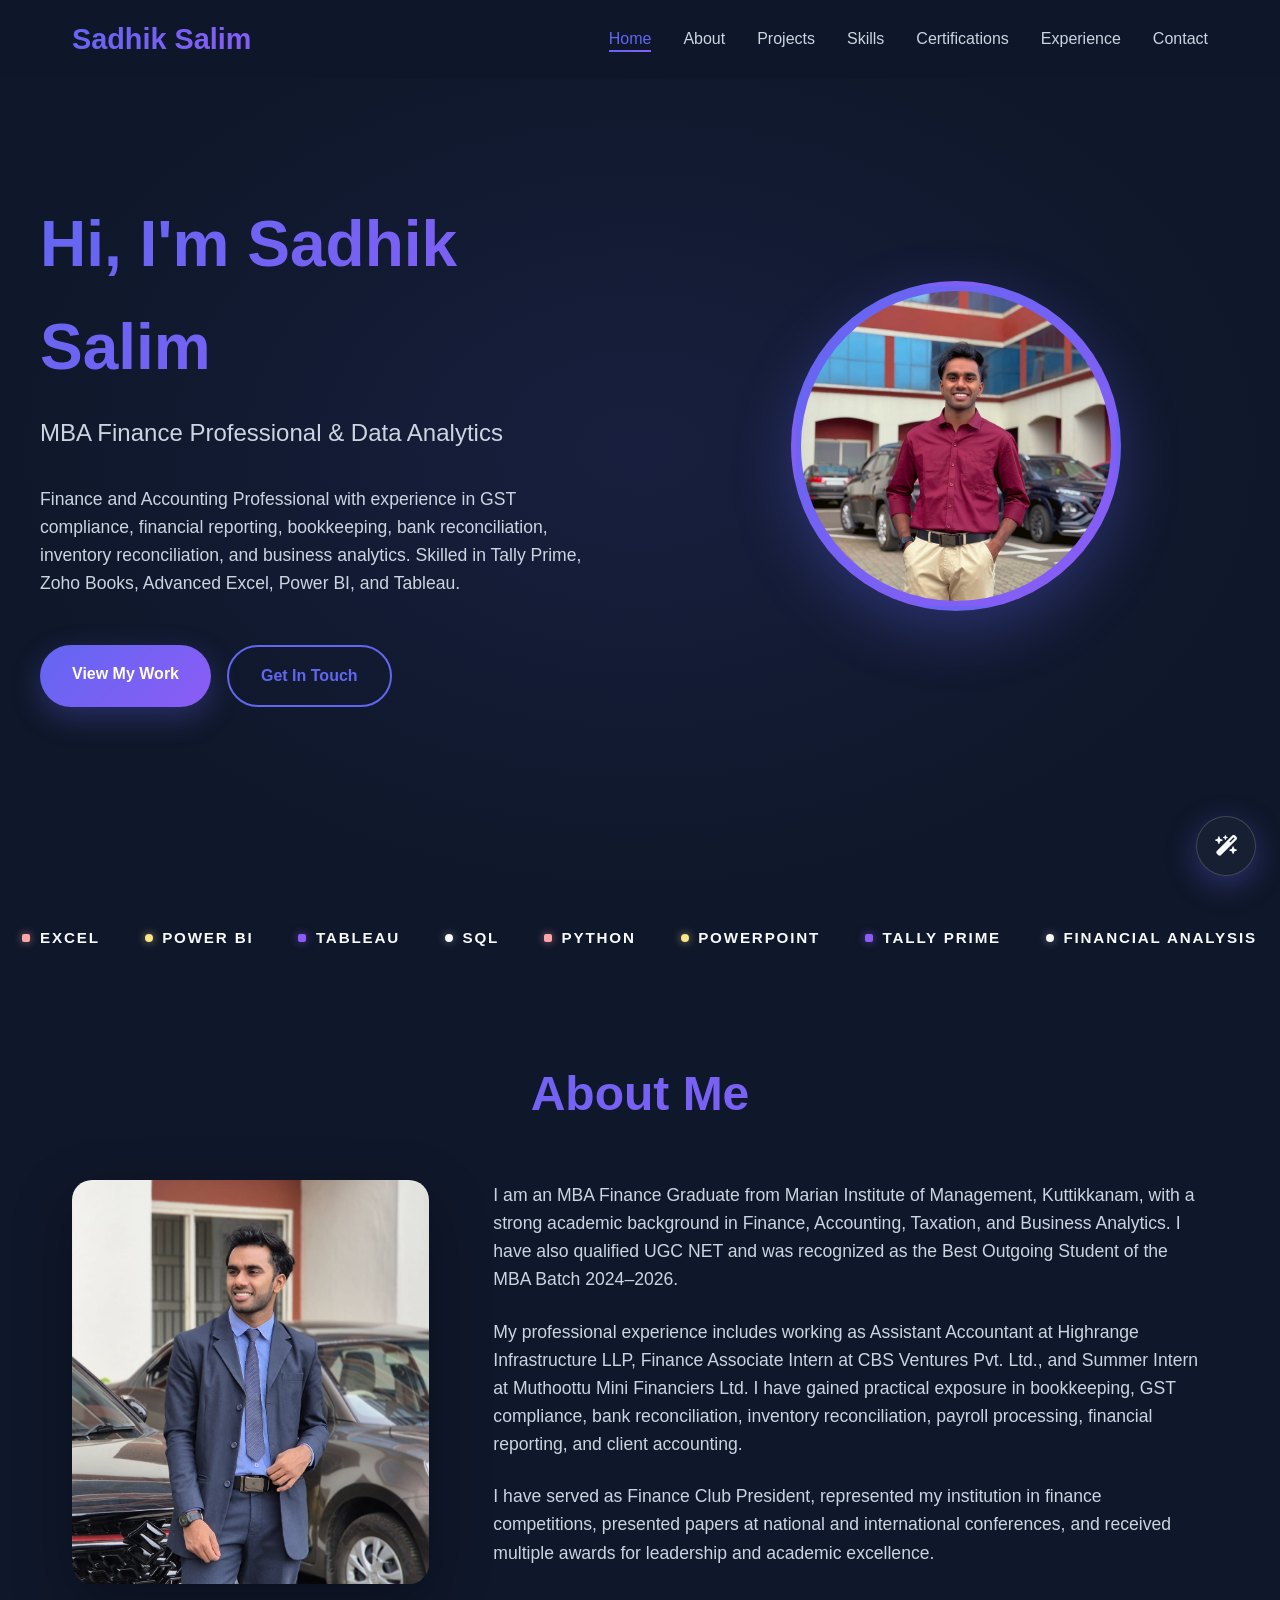
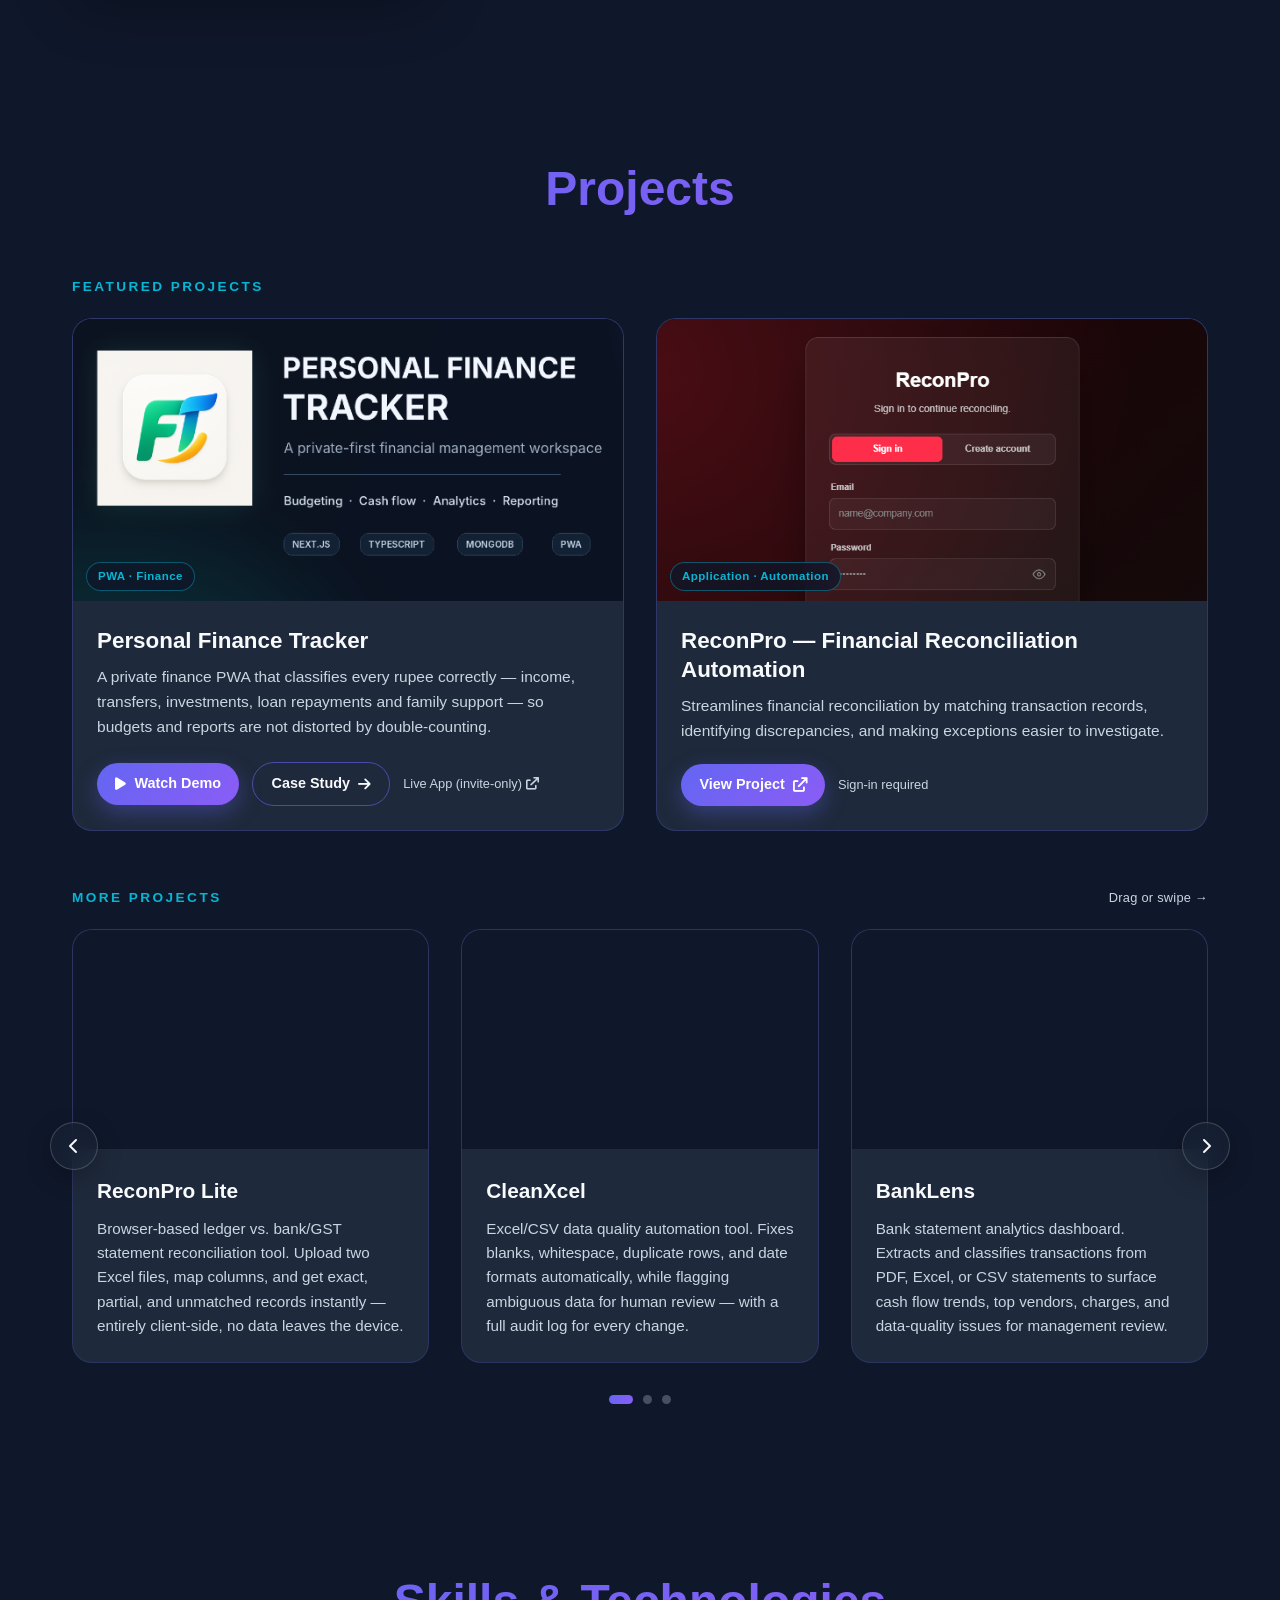
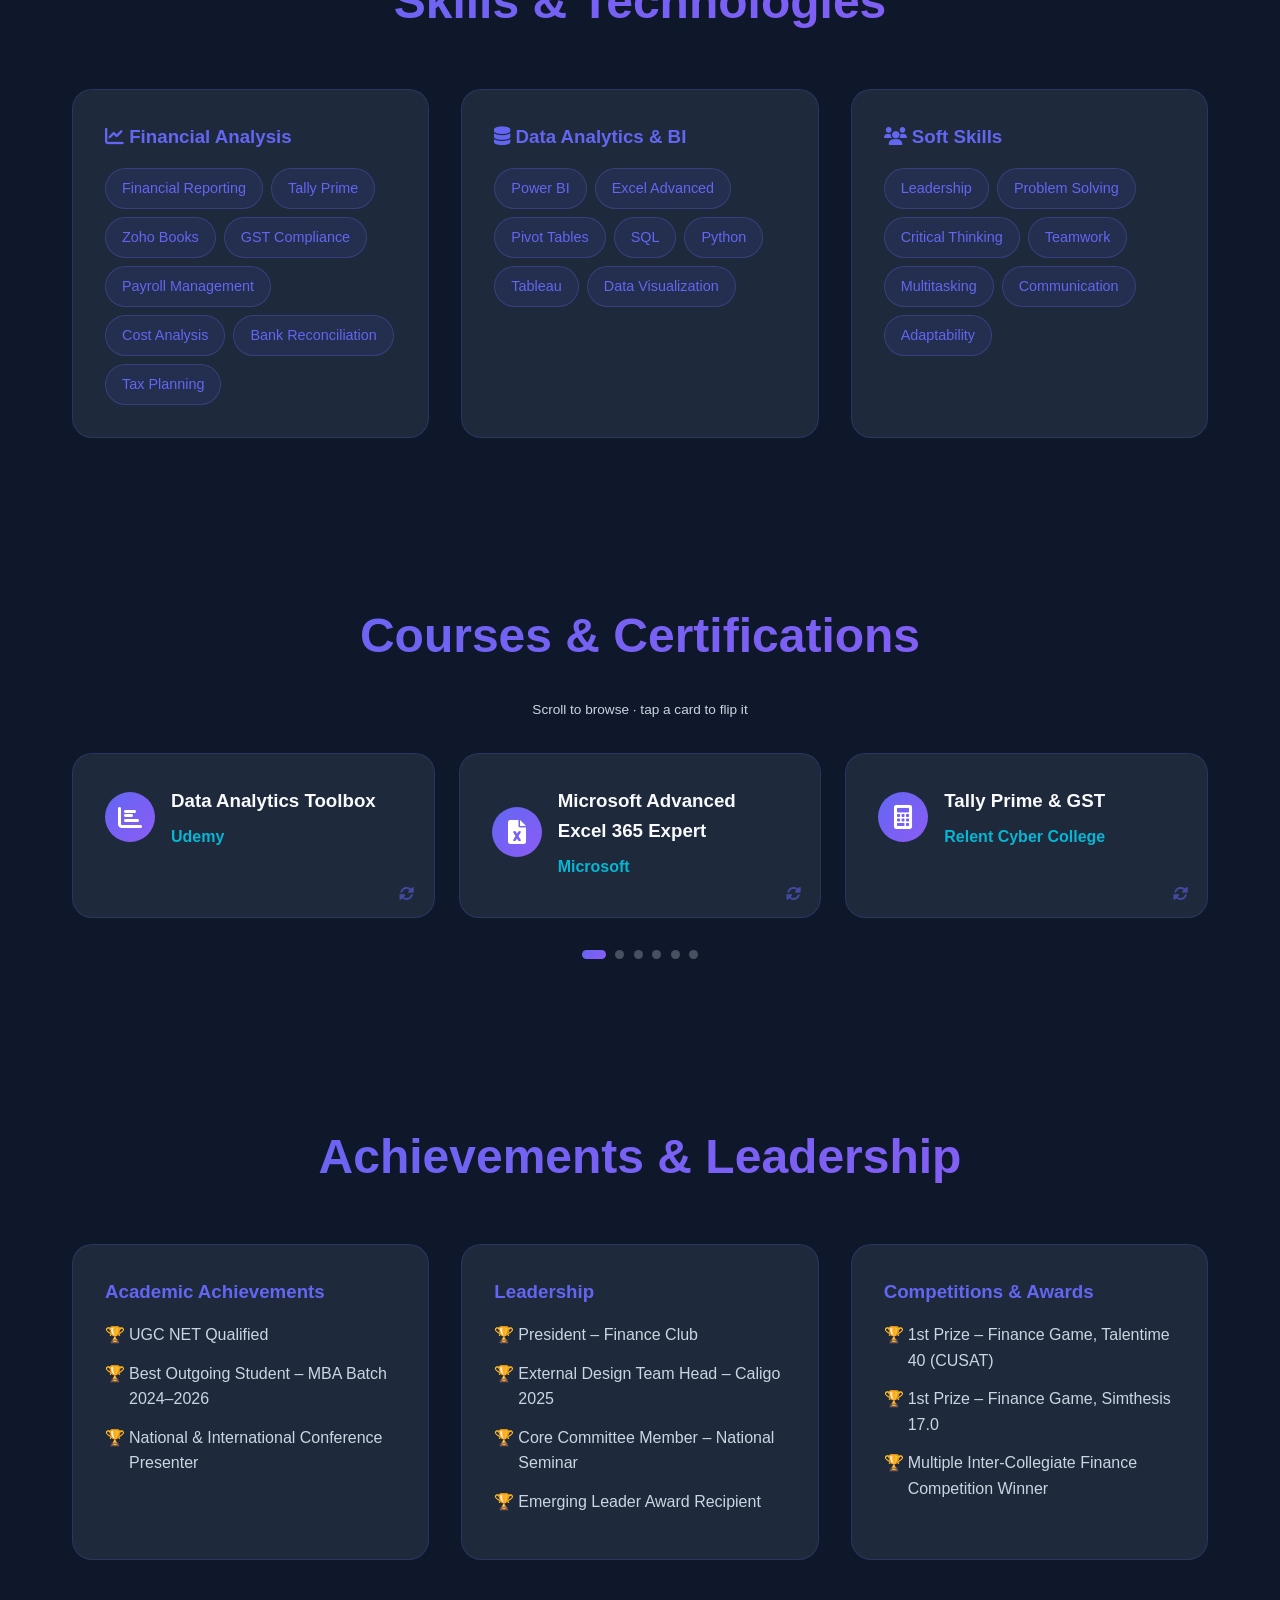
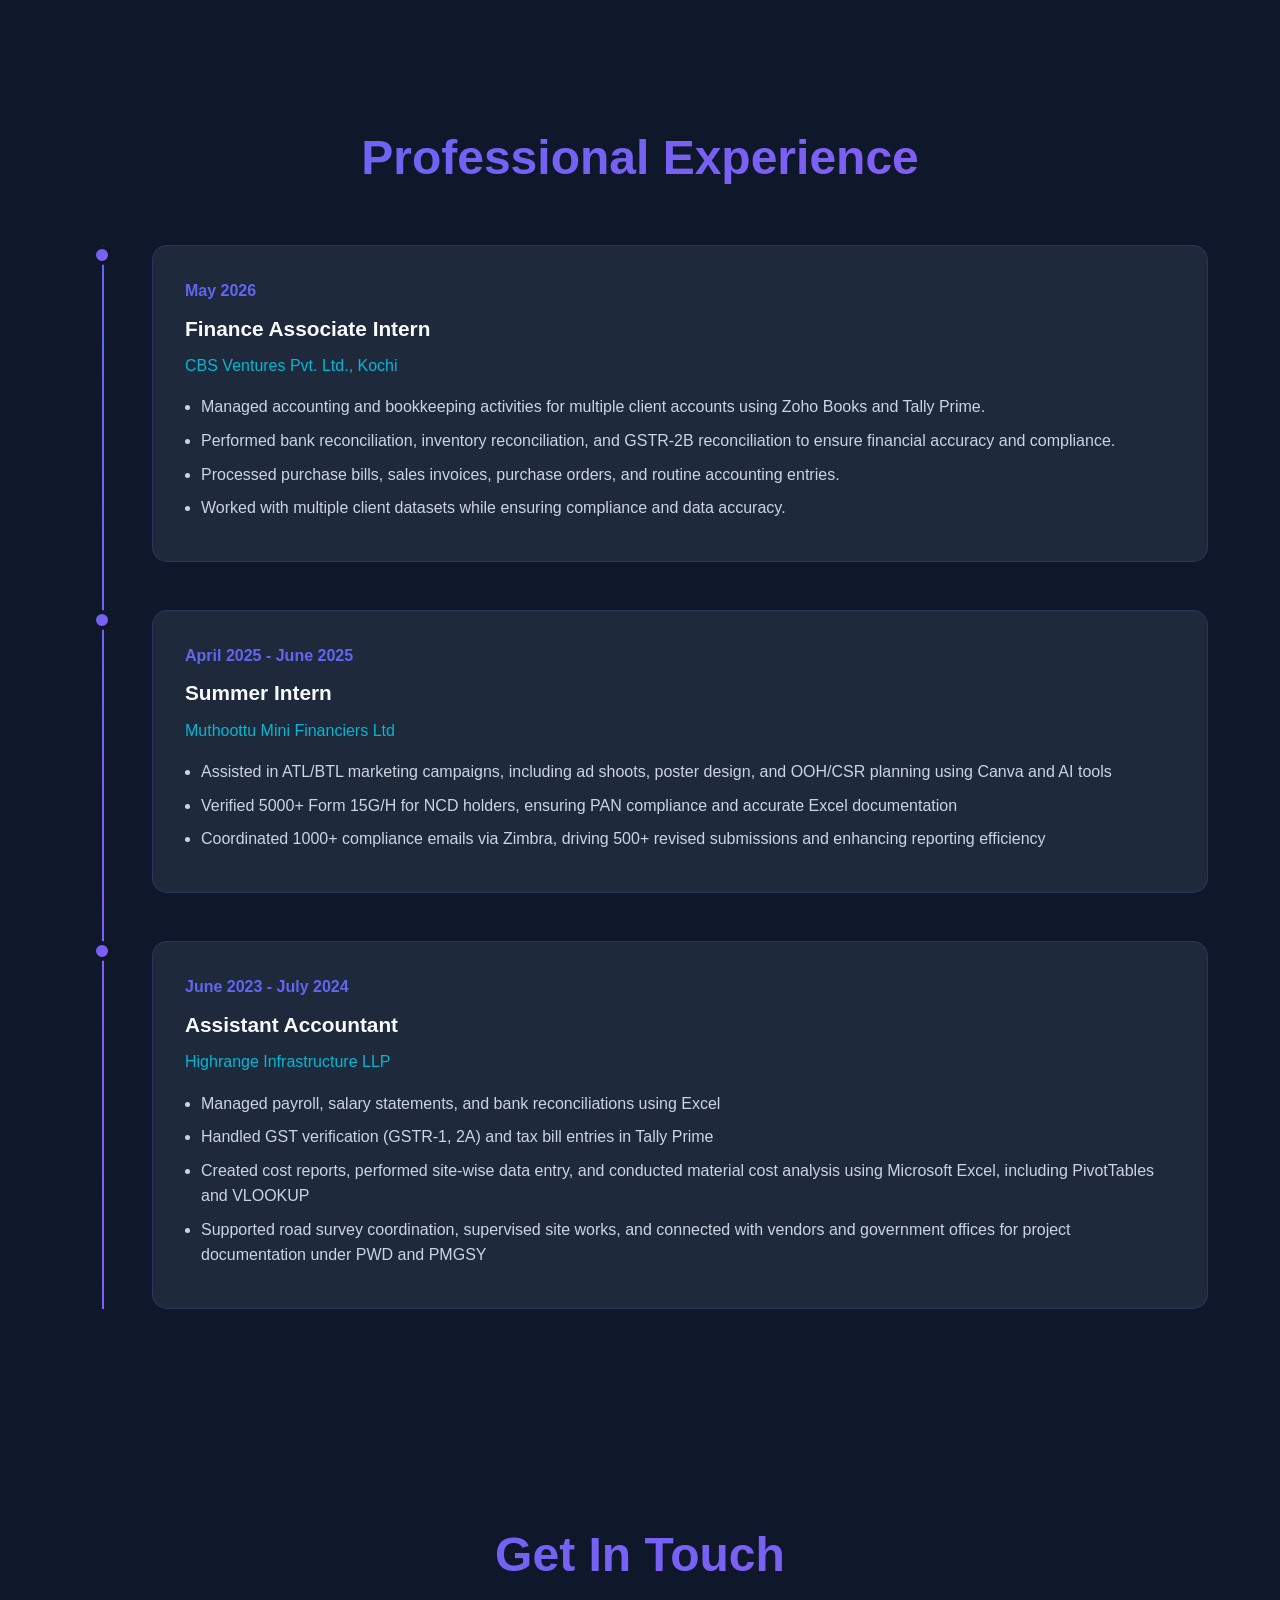
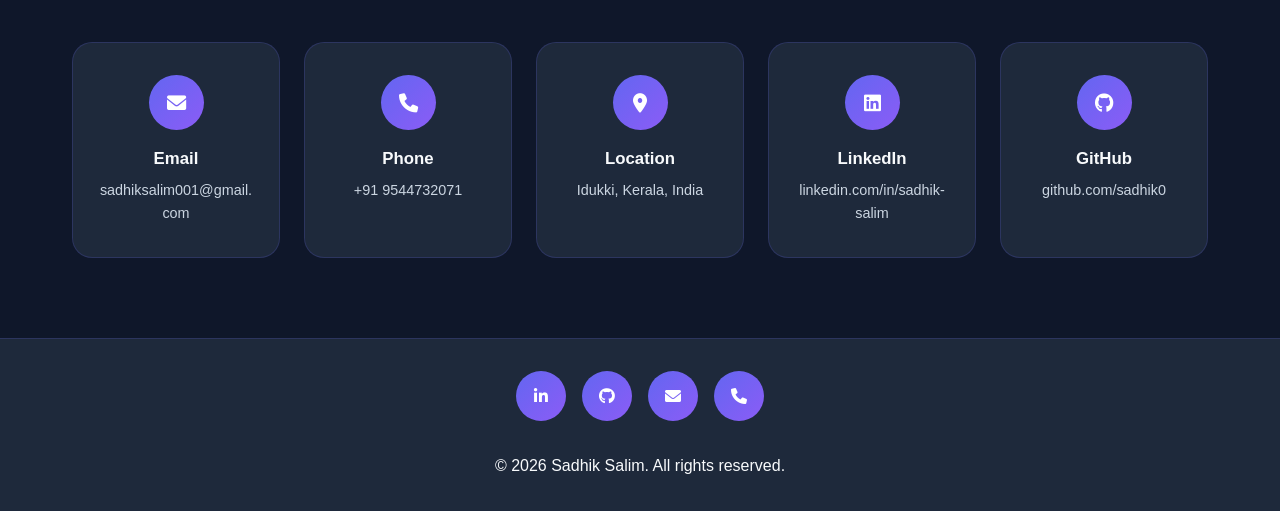
<file: index.html>
<!DOCTYPE html>
<html lang="en">
<head>
    <meta charset="UTF-8">
    <meta name="viewport" content="width=device-width, initial-scale=1.0">
    <link rel="icon" type="image/png" sizes="16x16" href="./favicon.png">
    <title>Sadhik Salim | MBA Finance & Data Analytics Portfolio</title>
    <meta name="description" content="MBA Finance graduate skilled in Excel, Power BI, SQL, Python, Tally Prime & GST. Explore projects, certifications, and experience in finance analytics.">
    <link rel="canonical" href="https://sadhik0.github.io/sadhik/">

    <!-- Open Graph / social sharing preview -->
    <meta property="og:type" content="profile">
    <meta property="og:title" content="Sadhik Salim | MBA Finance & Data Analytics Portfolio">
    <meta property="og:description" content="MBA Finance graduate skilled in Excel, Power BI, SQL, Python, Tally Prime & GST. Explore projects, certifications, and experience in finance analytics.">
    <meta property="og:url" content="https://sadhik0.github.io/sadhik/">
    <meta property="og:image" content="https://sadhik0.github.io/sadhik/sadhik-profile.jpg.jpeg">
    <meta name="twitter:card" content="summary_large_image">
    <meta name="twitter:title" content="Sadhik Salim | MBA Finance & Data Analytics Portfolio">
    <meta name="twitter:description" content="MBA Finance graduate skilled in Excel, Power BI, SQL, Python, Tally Prime & GST. Explore projects, certifications, and experience in finance analytics.">
    <meta name="twitter:image" content="https://sadhik0.github.io/sadhik/sadhik-profile.jpg.jpeg">

    <link href="https://cdnjs.cloudflare.com/ajax/libs/font-awesome/6.0.0/css/all.min.css" rel="stylesheet">
    <link rel="stylesheet" href="style.css">

    <!-- Structured data -->
    <script type="application/ld+json">
    {
      "@context": "https://schema.org",
      "@type": "Person",
      "name": "Sadhik Salim",
      "url": "https://sadhik0.github.io/sadhik/",
      "image": "https://sadhik0.github.io/sadhik/sadhik-profile.jpg.jpeg",
      "jobTitle": "MBA Finance Professional",
      "email": "mailto:sadhiksalim001@gmail.com",
      "telephone": "+91-9544732071",
      "address": {
        "@type": "PostalAddress",
        "addressLocality": "Idukki",
        "addressRegion": "Kerala",
        "addressCountry": "IN"
      },
      "alumniOf": [
        {
          "@type": "CollegeOrUniversity",
          "name": "Marian Institute of Management, Kuttikkanam"
        },
        {
          "@type": "CollegeOrUniversity",
          "name": "Mahatma Gandhi University, Kottayam"
        }
      ],
      "knowsAbout": ["Financial Analysis", "Power BI", "Excel", "SQL", "Python", "Tally Prime", "GST", "Data Analytics"],
      "sameAs": [
        "https://www.linkedin.com/in/sadhik-salim",
        "https://github.com/sadhik0"
      ]
    }
    </script>
</head>
<body>
    <!-- Navigation -->
       <nav class="navbar">
        <div class="nav-container">
            <div class="logo">Sadhik Salim</div>
            <ul class="nav-links" id="nav-links">
                <li><a href="#home" class="active">Home</a></li>
                <li><a href="#about">About</a></li>
                <li><a href="#projects">Projects</a></li>
                <li><a href="#skills">Skills</a></li>
                <li><a href="#certifications">Certifications</a></li>
                <li><a href="#experience">Experience</a></li>
                <li><a href="#contact">Contact</a></li>
            </ul>
            <button class="nav-toggle" id="nav-toggle" aria-label="Open menu" aria-expanded="false" aria-controls="nav-links">
                <span></span>
                <span></span>
                <span></span>
            </button>
        </div>
    </nav>

    <!-- Hero Section -->
    <section id="home" class="hero">
        <div class="hero-container">
            <div class="hero-content">
                <h1>Hi, I'm Sadhik Salim</h1>
                <p class="subtitle">MBA Finance Professional & Data Analytics</p>
                <p>Finance and Accounting Professional with experience in GST compliance, financial reporting, bookkeeping, bank reconciliation, inventory reconciliation, and business analytics. Skilled in Tally Prime, Zoho Books, Advanced Excel, Power BI, and Tableau.</p>
                <div class="hero-buttons">
                    <a href="#experience" class="btn btn-primary">View My Work</a>
                    <a href="#contact" class="btn btn-outline">Get In Touch</a>
                </div>
            </div>
            <div class="hero-image">
                <img src="sadhik-profile.jpeg" alt="Sadhik Salim Profile" class="profile-img">
            </div>
        </div>
    </section>

    <!-- Tools & Expertise Marquee -->
    <div class="marquee-section fade-in">
        <div class="marquee-track">
            <div class="marquee-content">
                <span class="marquee-item"><span class="marquee-marker marker-square accent-1"></span>EXCEL</span>
                <span class="marquee-item"><span class="marquee-marker marker-dot accent-2"></span>POWER BI</span>
                <span class="marquee-item"><span class="marquee-marker marker-square accent-3"></span>TABLEAU</span>
                <span class="marquee-item"><span class="marquee-marker marker-dot accent-4"></span>SQL</span>
                <span class="marquee-item"><span class="marquee-marker marker-square accent-1"></span>PYTHON</span>
                <span class="marquee-item"><span class="marquee-marker marker-dot accent-2"></span>POWERPOINT</span>
                <span class="marquee-item"><span class="marquee-marker marker-square accent-3"></span>TALLY PRIME</span>
                <span class="marquee-item"><span class="marquee-marker marker-dot accent-4"></span>FINANCIAL ANALYSIS</span>
                <span class="marquee-item"><span class="marquee-marker marker-square accent-1"></span>DATA ANALYTICS</span>
                <span class="marquee-item"><span class="marquee-marker marker-dot accent-2"></span>FINANCIAL REPORTING</span>
            </div>
            <div class="marquee-content" aria-hidden="true">
                <span class="marquee-item"><span class="marquee-marker marker-square accent-1"></span>EXCEL</span>
                <span class="marquee-item"><span class="marquee-marker marker-dot accent-2"></span>POWER BI</span>
                <span class="marquee-item"><span class="marquee-marker marker-square accent-3"></span>TABLEAU</span>
                <span class="marquee-item"><span class="marquee-marker marker-dot accent-4"></span>SQL</span>
                <span class="marquee-item"><span class="marquee-marker marker-square accent-1"></span>PYTHON</span>
                <span class="marquee-item"><span class="marquee-marker marker-dot accent-2"></span>POWERPOINT</span>
                <span class="marquee-item"><span class="marquee-marker marker-square accent-3"></span>TALLY PRIME</span>
                <span class="marquee-item"><span class="marquee-marker marker-dot accent-4"></span>FINANCIAL ANALYSIS</span>
                <span class="marquee-item"><span class="marquee-marker marker-square accent-1"></span>DATA ANALYTICS</span>
                <span class="marquee-item"><span class="marquee-marker marker-dot accent-2"></span>FINANCIAL REPORTING</span>
            </div>
        </div>
    </div>

    <!-- About Section -->
    <section id="about" class="section">
        <h2 class="section-title fade-in">About Me</h2>
        <div class="about-content fade-in">
            <div class="about-image">
                <img src="sadhik-about.jpeg" alt="Sadhik Salim About" style="width: 100%; border-radius: 20px; box-shadow: 0 20px 60px rgba(0, 0, 0, 0.3);">
            </div>
            <div class="about-text">
                <p>I am an MBA Finance Graduate from Marian Institute of Management, Kuttikkanam, with a strong academic background in Finance, Accounting, Taxation, and Business Analytics. I have also qualified UGC NET and was recognized as the Best Outgoing Student of the MBA Batch 2024–2026.</p>
                <p>My professional experience includes working as Assistant Accountant at Highrange Infrastructure LLP, Finance Associate Intern at CBS Ventures Pvt. Ltd., and Summer Intern at Muthoottu Mini Financiers Ltd. I have gained practical exposure in bookkeeping, GST compliance, bank reconciliation, inventory reconciliation, payroll processing, financial reporting, and client accounting.</p>
                <p>I have served as Finance Club President, represented my institution in finance competitions, presented papers at national and international conferences, and received multiple awards for leadership and academic excellence.</p>
            </div>
        </div>
    </section>

    <!-- Projects Section -->
    <section id="projects" class="section">
        <h2 class="section-title fade-in">Projects</h2>
        <!-- ============ FEATURED PROJECTS ============
             Two permanent cards, outside the carousel. To add/replace one, see README.md.
             Assets live in assets/projects/<project-name>/ -->
        <div class="featured-projects fade-in">
            <h3 class="projects-subtitle">Featured Projects</h3>
            <div class="featured-grid">

                <!-- Featured 1: Personal Finance Tracker -->
                <article class="featured-card">
                    <a class="featured-media featured-media--logo" href="https://personal-finance-tracker-chi-steel.vercel.app/" target="_blank" rel="noopener" aria-label="Open Personal Finance Tracker live app (invite-only login)">
                        <picture>
                            <source media="(max-width: 640px)" srcset="assets/projects/finance-tracker/logo.png">
                            <img src="assets/projects/finance-tracker/card.png" alt="Personal Finance Tracker &mdash; a private-first financial management workspace" loading="lazy" width="627" height="323">
                        </picture>
                        <span class="project-preview-overlay"><span><i class="fas fa-arrow-up-right-from-square"></i> Visit Site</span></span>
                    </a>
                    <div class="featured-body">
                        <span class="featured-tag">PWA &middot; Finance</span>
                        <h3>Personal Finance Tracker</h3>
                        <p>A private finance PWA that classifies every rupee correctly &mdash; income, transfers, investments, loan repayments and family support &mdash; so budgets and reports are not distorted by double-counting.</p>
                        <div class="featured-actions">
                            <a class="btn-featured btn-primary" href="projects/finance-tracker/#demo"><i class="fas fa-play"></i> Watch Demo</a>
                            <a class="btn-featured btn-outline" href="projects/finance-tracker/">Case Study <i class="fas fa-arrow-right"></i></a>
                            <a class="featured-note" href="https://personal-finance-tracker-chi-steel.vercel.app/" target="_blank" rel="noopener">Live App (invite-only) <i class="fas fa-arrow-up-right-from-square"></i></a>
                        </div>
                    </div>
                </article>

                <!-- Featured 2: ReconPro -->
                <article class="featured-card">
                    <a class="featured-media" href="https://reconpro-frontend.vercel.app/" target="_blank" rel="noopener" aria-label="Open ReconPro">
                        <img src="assets/projects/reconpro/preview.png" alt="ReconPro financial reconciliation automation" loading="lazy">
                        <span class="project-preview-overlay"><span><i class="fas fa-arrow-up-right-from-square"></i> Visit Site</span></span>
                    </a>
                    <div class="featured-body">
                        <span class="featured-tag">Application &middot; Automation</span>
                        <h3>ReconPro &mdash; Financial Reconciliation Automation</h3>
                        <p>Streamlines financial reconciliation by matching transaction records, identifying discrepancies, and making exceptions easier to investigate.</p>
                        <div class="featured-actions">
                            <a class="btn-featured btn-primary" href="https://reconpro-frontend.vercel.app/" target="_blank" rel="noopener">View Project <i class="fas fa-arrow-up-right-from-square"></i></a>
                            <span class="featured-note-text">Sign-in required</span>
                        </div>
                    </div>
                </article>

            </div>
        </div>
        <!-- ============ END FEATURED PROJECTS ============ -->

        <h3 class="projects-subtitle more-projects-title fade-in">More Projects <span class="projects-subtitle-hint">Drag or swipe &rarr;</span></h3>

        <div class="carousel-wrapper fade-in">
            <button class="carousel-arrow carousel-prev" aria-label="Previous project" type="button">
                <i class="fas fa-chevron-left"></i>
            </button>

            <div class="carousel-viewport">
                <div class="carousel-track">

                    <a class="project-card" href="https://sadhik0.github.io/ReconPro-Lite/" target="_blank" rel="noopener">
                        <div class="project-preview">
                            <iframe src="https://sadhik0.github.io/ReconPro-Lite/" loading="lazy" tabindex="-1" title="ReconPro Lite preview"></iframe>
                            <div class="project-preview-overlay">
                                <span><i class="fas fa-arrow-up-right-from-square"></i> Visit Site</span>
                            </div>
                        </div>
                        <div class="project-info">
                            <h3>ReconPro Lite</h3>
                            <p>Browser-based ledger vs. bank/GST statement reconciliation tool. Upload two Excel files, map columns, and get exact, partial, and unmatched records instantly &mdash; entirely client-side, no data leaves the device.</p>
                        </div>
                    </a>

                    <a class="project-card" href="https://sadhik0.github.io/CleanXcel/" target="_blank" rel="noopener">
                        <div class="project-preview">
                            <iframe src="https://sadhik0.github.io/CleanXcel/" loading="lazy" tabindex="-1" title="CleanXcel preview"></iframe>
                            <div class="project-preview-overlay">
                                <span><i class="fas fa-arrow-up-right-from-square"></i> Visit Site</span>
                            </div>
                        </div>
                        <div class="project-info">
                            <h3>CleanXcel</h3>
                            <p>Excel/CSV data quality automation tool. Fixes blanks, whitespace, duplicate rows, and date formats automatically, while flagging ambiguous data for human review &mdash; with a full audit log for every change.</p>
                        </div>
                    </a>

                    <a class="project-card" href="https://sadhik0.github.io/BankLens/" target="_blank" rel="noopener">
                        <div class="project-preview">
                            <iframe src="https://sadhik0.github.io/BankLens/" loading="lazy" tabindex="-1" title="BankLens preview"></iframe>
                            <div class="project-preview-overlay">
                                <span><i class="fas fa-arrow-up-right-from-square"></i> Visit Site</span>
                            </div>
                        </div>
                        <div class="project-info">
                            <h3>BankLens</h3>
                            <p>Bank statement analytics dashboard. Extracts and classifies transactions from PDF, Excel, or CSV statements to surface cash flow trends, top vendors, charges, and data-quality issues for management review.</p>
                        </div>
                    </a>

                    <a class="project-card" href="https://sadhik0.github.io/TaxPilot/#home" target="_blank" rel="noopener">
                        <div class="project-preview">
                            <iframe src="https://sadhik0.github.io/TaxPilot/#home" loading="lazy" tabindex="-1" title="TaxPilot preview"></iframe>
                            <div class="project-preview-overlay">
                                <span><i class="fas fa-arrow-up-right-from-square"></i> Visit Site</span>
                            </div>
                        </div>
                        <div class="project-info">
                            <h3>TaxPilot</h3>
                            <p>Browser-based income tax and GST planning assistant. Walks through tax computation scenarios and liability estimates to help with return preparation and planning &mdash; entirely client-side, no data leaves the device.</p>
                        </div>
                    </a>

                    <a class="project-card" href="https://sadhik0.github.io/FinancialScope/" target="_blank" rel="noopener">
                        <div class="project-preview">
                            <iframe src="https://sadhik0.github.io/FinancialScope/" loading="lazy" tabindex="-1" title="FinancialScope preview"></iframe>
                            <div class="project-preview-overlay">
                                <span><i class="fas fa-arrow-up-right-from-square"></i> Visit Site</span>
                            </div>
                        </div>
                        <div class="project-info">
                            <h3>FinancialScope</h3>
                            <p>Financial statement analysis dashboard. Turns raw financial statements into key ratios and visual summaries to support faster, clearer business and investment decisions.</p>
                        </div>
                    </a>

                </div>
            </div>

            <button class="carousel-arrow carousel-next" aria-label="Next project" type="button">
                <i class="fas fa-chevron-right"></i>
            </button>
        </div>
        <div class="carousel-dots"></div>
    </section>

    <!-- Skills Section -->
    <section id="skills" class="section">
        <h2 class="section-title fade-in">Skills & Technologies</h2>
        <div class="skills-grid fade-in">
            <div class="skill-category">
                <h3><i class="fas fa-chart-line"></i> Financial Analysis</h3>
                <div class="skill-items">
                    <span class="skill-tag">Financial Reporting</span>
                    <span class="skill-tag">Tally Prime</span>
                    <span class="skill-tag">Zoho Books</span>
                    <span class="skill-tag">GST Compliance</span>
                    <span class="skill-tag">Payroll Management</span>
                    <span class="skill-tag">Cost Analysis</span>
                    <span class="skill-tag">Bank Reconciliation</span>
                    <span class="skill-tag">Tax Planning</span>
                </div>
            </div>
            <div class="skill-category">
                <h3><i class="fas fa-database"></i> Data Analytics & BI</h3>
                <div class="skill-items">
                    <span class="skill-tag">Power BI</span>
                    <span class="skill-tag">Excel Advanced</span>
                    <span class="skill-tag">Pivot Tables</span>
                    <span class="skill-tag">SQL</span>
                    <span class="skill-tag">Python</span>
                    <span class="skill-tag">Tableau</span>
                    <span class="skill-tag">Data Visualization</span>
                </div>
            </div>
            <div class="skill-category">
                <h3><i class="fas fa-users"></i> Soft Skills</h3>
                <div class="skill-items">
                    <span class="skill-tag">Leadership</span>
                    <span class="skill-tag">Problem Solving</span>
                    <span class="skill-tag">Critical Thinking</span>
                    <span class="skill-tag">Teamwork</span>
                    <span class="skill-tag">Multitasking</span>
                    <span class="skill-tag">Communication</span>
                    <span class="skill-tag">Adaptability</span>
                </div>
            </div>
        </div>
    </section>

    <!-- Certifications Section -->
    <section id="certifications" class="section">
        <h2 class="section-title fade-in">Courses & Certifications</h2>
        <p class="carousel-hint fade-in">Scroll to browse &middot; tap a card to flip it</p>
        <div class="carousel-wrapper cert-carousel-wrapper fade-in">
            <div class="carousel-viewport">
                <div class="carousel-track">
            <div class="certification-card" tabindex="0">
                <div class="certification-card-inner">
                    <div class="certification-face certification-front">
                        <div class="certification-header">
                            <div class="certification-icon">
                                <i class="fas fa-chart-bar"></i>
                            </div>
                            <div>
                                <h3>Data Analytics Toolbox</h3>
                                <div class="certification-provider">Udemy</div>
                            </div>
                        </div>
                        <i class="fas fa-rotate flip-hint"></i>
                    </div>
                    <div class="certification-face certification-back">
                        <p>Completed hands-on projects using Power BI, Python, Excel, and data visualization tools.</p>
                        <i class="fas fa-rotate flip-hint"></i>
                    </div>
                </div>
            </div>
            <div class="certification-card" tabindex="0">
                <div class="certification-card-inner">
                    <div class="certification-face certification-front">
                        <div class="certification-header">
                            <div class="certification-icon">
                                <i class="fas fa-file-excel"></i>
                            </div>
                            <div>
                                <h3>Microsoft Advanced Excel 365 Expert</h3>
                                <div class="certification-provider">Microsoft</div>
                            </div>
                        </div>
                        <i class="fas fa-rotate flip-hint"></i>
                    </div>
                    <div class="certification-face certification-back">
                        <p>Mastered PivotTables, dashboards, automation, and advanced data functions.</p>
                        <i class="fas fa-rotate flip-hint"></i>
                    </div>
                </div>
            </div>
            <div class="certification-card" tabindex="0">
                <div class="certification-card-inner">
                    <div class="certification-face certification-front">
                        <div class="certification-header">
                            <div class="certification-icon">
                                <i class="fas fa-calculator"></i>
                            </div>
                            <div>
                                <h3>Tally Prime & GST</h3>
                                <div class="certification-provider">Relent Cyber College</div>
                            </div>
                        </div>
                        <i class="fas fa-rotate flip-hint"></i>
                    </div>
                    <div class="certification-face certification-back">
                        <p>Handled GST filing, ledger creation, voucher entry, and financial reporting using Tally.</p>
                        <i class="fas fa-rotate flip-hint"></i>
                    </div>
                </div>
            </div>
            <div class="certification-card" tabindex="0">
                <div class="certification-card-inner">
                    <div class="certification-face certification-front">
                        <div class="certification-header">
                            <div class="certification-icon">
                                <i class="fas fa-chart-pie"></i>
                            </div>
                            <div>
                                <h3>Power BI, Tableau & Python</h3>
                                <div class="certification-provider">The Strategist</div>
                            </div>
                        </div>
                        <i class="fas fa-rotate flip-hint"></i>
                    </div>
                    <div class="certification-face certification-back">
                        <p>Built dashboards, visualized data, and automated reports using Python and BI tools.</p>
                        <i class="fas fa-rotate flip-hint"></i>
                    </div>
                </div>
            </div>
            <div class="certification-card" tabindex="0">
                <div class="certification-card-inner">
                    <div class="certification-face certification-front">
                        <div class="certification-header">
                            <div class="certification-icon">
                                <i class="fas fa-university"></i>
                            </div>
                            <div>
                                <h3>Financial Accounting & Analysis</h3>
                                <div class="certification-provider">IIM Bangalore (NPTEL)</div>
                            </div>
                        </div>
                        <i class="fas fa-rotate flip-hint"></i>
                    </div>
                    <div class="certification-face certification-back">
                        <p>Applied accounting concepts and financial ratios to real-world business cases.</p>
                        <i class="fas fa-rotate flip-hint"></i>
                    </div>
                </div>
            </div>
            <div class="certification-card" tabindex="0">
                <div class="certification-card-inner">
                    <div class="certification-face certification-front">
                        <div class="certification-header">
                            <div class="certification-icon">
                                <i class="fas fa-chart-pie"></i>
                            </div>
                            <div>
                                <h3>Domain Analytics in Finance using R and Power BI</h3>
                                <div class="certification-provider">KPMG</div>
                            </div>
                        </div>
                        <i class="fas fa-rotate flip-hint"></i>
                    </div>
                    <div class="certification-face certification-back">
                        <p>Completed hands-on projects in financial analytics using R and Power BI.</p>
                        <i class="fas fa-rotate flip-hint"></i>
                    </div>
                </div>
            </div>
            <div class="certification-card" tabindex="0">
                <div class="certification-card-inner">
                    <div class="certification-face certification-front">
                        <div class="certification-header">
                            <div class="certification-icon">
                                <i class="fas fa-chart-pie"></i>
                            </div>
                            <div>
                                <h3>Data Analytics Essentials</h3>
                                <div class="certification-provider">Cisco Networking Academy</div>
                            </div>
                        </div>
                        <i class="fas fa-rotate flip-hint"></i>
                    </div>
                    <div class="certification-face certification-back">
                        <p>Applied SQL, Excel, and Tableau across 29 practical labs to perform data preparation, analysis, visualization, and insight generation.</p>
                        <i class="fas fa-rotate flip-hint"></i>
                    </div>
                </div>
            </div>
            <div class="certification-card" tabindex="0">
                <div class="certification-card-inner">
                    <div class="certification-face certification-front">
                        <div class="certification-header">
                            <div class="certification-icon">
                                <i class="fab fa-python"></i>
                            </div>
                            <div>
                                <h3>Python Essentials 1</h3>
                                <div class="certification-provider">Cisco Networking Academy</div>
                            </div>
                        </div>
                        <i class="fas fa-rotate flip-hint"></i>
                    </div>
                    <div class="certification-face certification-back">
                        <p>Developed foundational Python expertise for data-driven analysis and analytical problem-solving.</p>
                        <i class="fas fa-rotate flip-hint"></i>
                    </div>
                </div>
            </div>
                </div>
            </div>
        </div>
        <div class="carousel-dots cert-carousel-dots"></div>
    </section>

    <!-- Achievements Section -->
    <section id="achievements" class="section">
        <h2 class="section-title fade-in">Achievements & Leadership</h2>
        <div class="achievements-grid fade-in">
            <div class="achievement-card">
                <h3>Academic Achievements</h3>
                <ul>
                    <li>UGC NET Qualified</li>
                    <li>Best Outgoing Student – MBA Batch 2024–2026</li>
                    <li>National & International Conference Presenter</li>
                </ul>
            </div>
            <div class="achievement-card">
                <h3>Leadership</h3>
                <ul>
                    <li>President – Finance Club</li>
                    <li>External Design Team Head – Caligo 2025</li>
                    <li>Core Committee Member – National Seminar</li>
                    <li>Emerging Leader Award Recipient</li>
                </ul>
            </div>
            <div class="achievement-card">
                <h3>Competitions & Awards</h3>
                <ul>
                    <li>1st Prize – Finance Game, Talentime 40 (CUSAT)</li>
                    <li>1st Prize – Finance Game, Simthesis 17.0</li>
                    <li>Multiple Inter-Collegiate Finance Competition Winner</li>
                </ul>
            </div>
        </div>
    </section>

    <!-- Experience Section -->
    <section id="experience" class="section">
        <h2 class="section-title fade-in">Professional Experience</h2>
        <div class="experience-timeline fade-in">
            <div class="timeline-item">
                <div class="timeline-dot"></div>
                <div class="timeline-content">
                    <div class="timeline-date">May 2026</div>
                    <h3 class="timeline-title">Finance Associate Intern</h3>
                    <div class="timeline-company">CBS Ventures Pvt. Ltd., Kochi</div>
                    <div class="timeline-description">
                        <ul>
                            <li>Managed accounting and bookkeeping activities for multiple client accounts using Zoho Books and Tally Prime.</li>
                            <li>Performed bank reconciliation, inventory reconciliation, and GSTR-2B reconciliation to ensure financial accuracy and compliance.</li>
                            <li>Processed purchase bills, sales invoices, purchase orders, and routine accounting entries.</li>
                            <li>Worked with multiple client datasets while ensuring compliance and data accuracy.</li>
                        </ul>
                    </div>
                </div>
            </div>
            <div class="timeline-item">
                <div class="timeline-dot"></div>
                <div class="timeline-content">
                    <div class="timeline-date">April 2025 - June 2025</div>
                    <h3 class="timeline-title">Summer Intern</h3>
                    <div class="timeline-company">Muthoottu Mini Financiers Ltd</div>
                    <div class="timeline-description">
                        <ul>
                            <li>Assisted in ATL/BTL marketing campaigns, including ad shoots, poster design, and OOH/CSR planning using Canva and AI tools</li>
                            <li>Verified 5000+ Form 15G/H for NCD holders, ensuring PAN compliance and accurate Excel documentation</li>
                            <li>Coordinated 1000+ compliance emails via Zimbra, driving 500+ revised submissions and enhancing reporting efficiency</li>
                        </ul>
                    </div>
                </div>
            </div>
            <div class="timeline-item">
                <div class="timeline-dot"></div>
                <div class="timeline-content">
                    <div class="timeline-date">June 2023 - July 2024</div>
                    <h3 class="timeline-title">Assistant Accountant</h3>
                    <div class="timeline-company">Highrange Infrastructure LLP</div>
                    <div class="timeline-description">
                        <ul>
                            <li>Managed payroll, salary statements, and bank reconciliations using Excel</li>
                            <li>Handled GST verification (GSTR-1, 2A) and tax bill entries in Tally Prime</li>
                            <li>Created cost reports, performed site-wise data entry, and conducted material cost analysis using Microsoft Excel, including PivotTables and VLOOKUP</li>
                            <li>Supported road survey coordination, supervised site works, and connected with vendors and government offices for project documentation under PWD and PMGSY</li>
                        </ul>
                    </div>
                </div>
            </div>
        </div>
    </section>

    <!-- Contact Section -->
    <section id="contact" class="section">
        <h2 class="section-title fade-in">Get In Touch</h2>
        <div class="contact-row fade-in">
            <a class="contact-item" href="mailto:sadhiksalim001@gmail.com">
                <div class="contact-icon">
                    <i class="fas fa-envelope"></i>
                </div>
                <div>
                    <h3>Email</h3>
                    <p>sadhiksalim001@gmail.com</p>
                </div>
            </a>
            <a class="contact-item" href="tel:+919544732071">
                <div class="contact-icon">
                    <i class="fas fa-phone"></i>
                </div>
                <div>
                    <h3>Phone</h3>
                    <p>+91 9544732071</p>
                </div>
            </a>
            <div class="contact-item">
                <div class="contact-icon">
                    <i class="fas fa-map-marker-alt"></i>
                </div>
                <div>
                    <h3>Location</h3>
                    <p>Idukki, Kerala, India</p>
                </div>
            </div>
            <a class="contact-item" href="https://www.linkedin.com/in/sadhik-salim" target="_blank" rel="noopener">
                <div class="contact-icon">
                    <i class="fab fa-linkedin"></i>
                </div>
                <div>
                    <h3>LinkedIn</h3>
                    <p>linkedin.com/in/sadhik-salim</p>
                </div>
            </a>
            <a class="contact-item" href="https://github.com/sadhik0" target="_blank" rel="noopener">
                <div class="contact-icon">
                    <i class="fab fa-github"></i>
                </div>
                <div>
                    <h3>GitHub</h3>
                    <p>github.com/sadhik0</p>
                </div>
            </a>
        </div>
    </section>

    <!-- Footer -->
    <footer class="footer">
        <div class="social-links">
            <a href="https://www.linkedin.com/in/sadhik-salim" target="_blank"><i class="fab fa-linkedin-in"></i></a>
            <a href="https://github.com/sadhik0" target="_blank"><i class="fab fa-github"></i></a>
            <a href="mailto:sadhiksalim001@gmail.com"><i class="fas fa-envelope"></i></a>
            <a href="tel:+919544732071"><i class="fas fa-phone"></i></a>
        </div>
        <p>&copy; 2026 Sadhik Salim. All rights reserved.</p>
    </footer>

    <!-- Sadhik AI Portfolio Assistant -->
    <button id="ai-toggle-btn" class="ai-toggle-btn" aria-label="Open Sadhik AI portfolio assistant">
        <i class="fas fa-wand-magic-sparkles"></i>
        <span class="ai-tooltip">Ask Sadhik AI</span>
    </button>

    <div id="ai-chat-window" class="ai-chat-window" role="dialog" aria-label="Sadhik AI portfolio assistant chat">
        <div class="ai-chat-header">
            <div>
                <h3><i class="fas fa-wand-magic-sparkles"></i> Sadhik AI</h3>
                <span class="ai-chat-subtitle">Portfolio Assistant</span>
            </div>
            <button id="ai-close-btn" class="ai-close-btn" aria-label="Close chat">
                <i class="fas fa-xmark"></i>
            </button>
        </div>
        <div id="ai-chat-messages" class="ai-chat-messages"></div>
        <div class="ai-chat-input-row">
            <input type="text" id="ai-chat-input" placeholder="Ask me something..." aria-label="Type your question" autocomplete="off">
            <button id="ai-send-btn" class="ai-send-btn" aria-label="Send message">
                <i class="fas fa-arrow-up"></i>
            </button>
        </div>
    </div>

    <script src="script.js"></script>
</body>
</html>
</file>
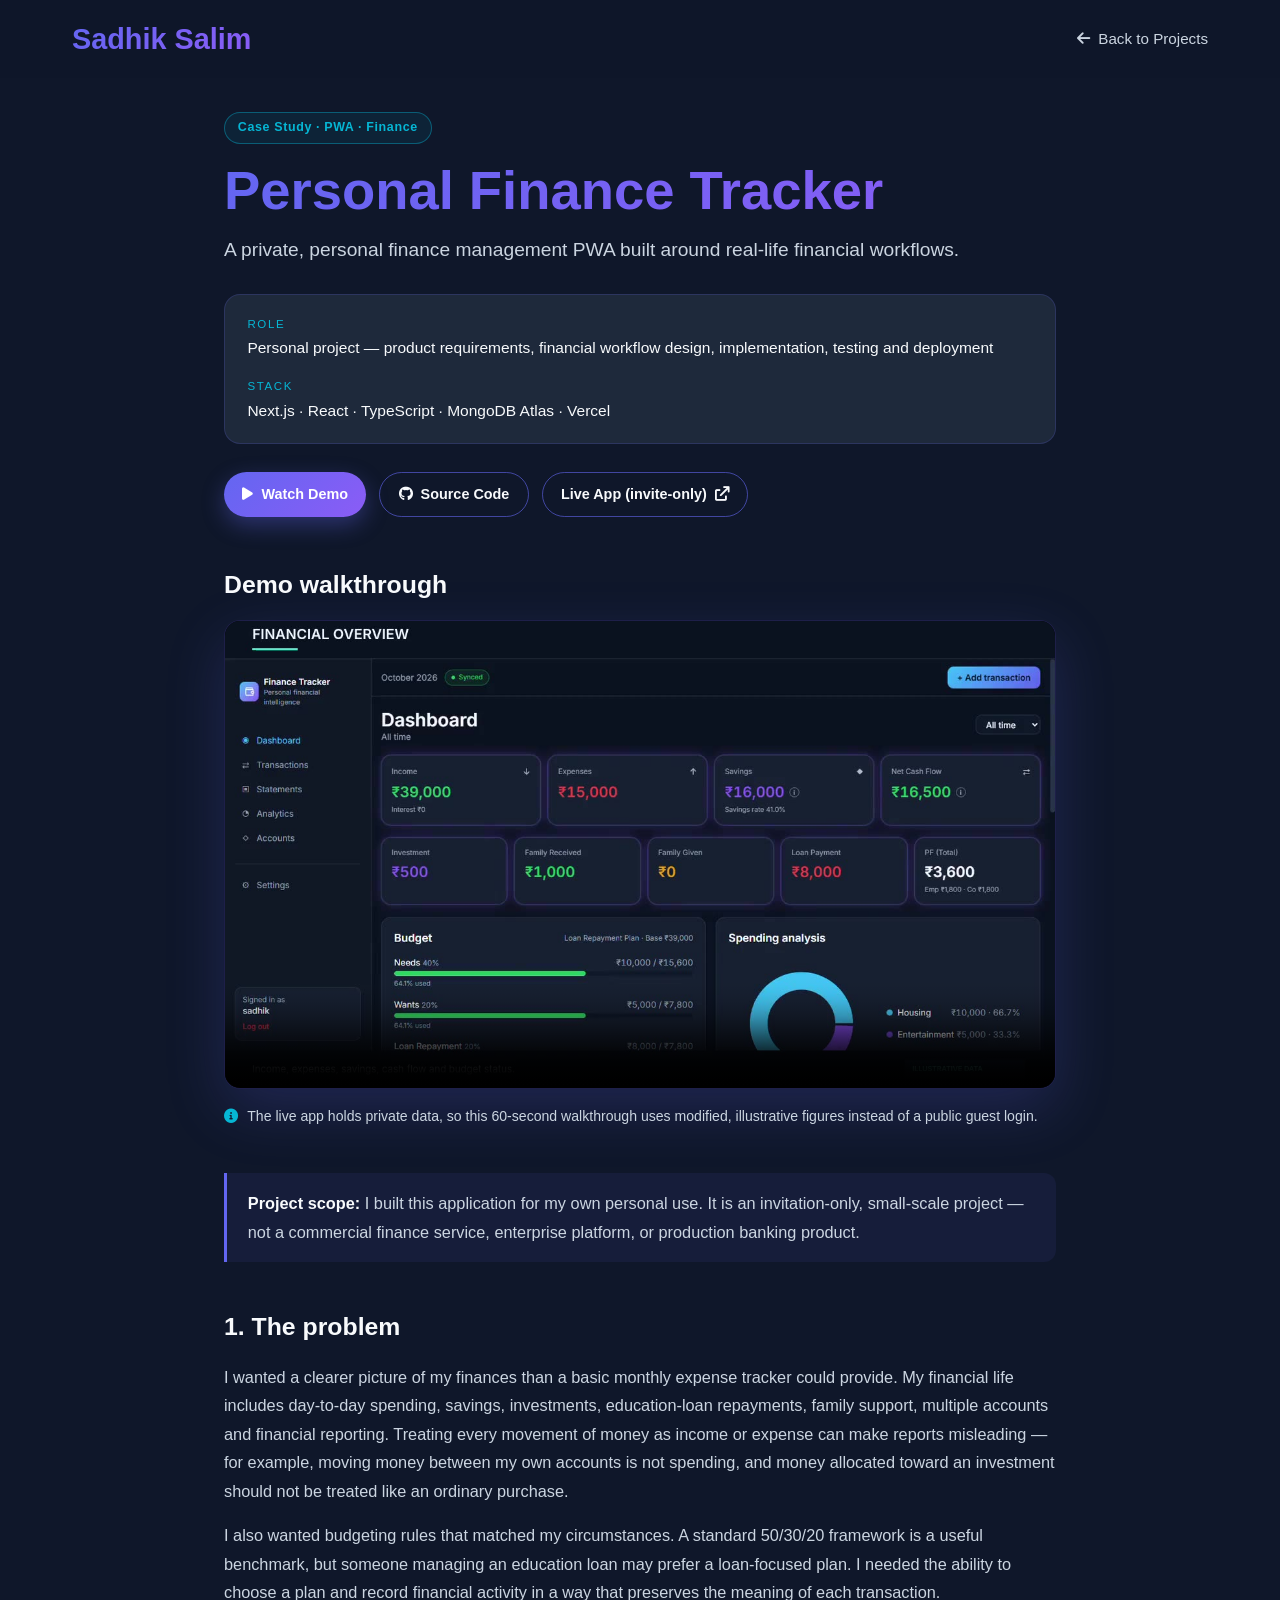
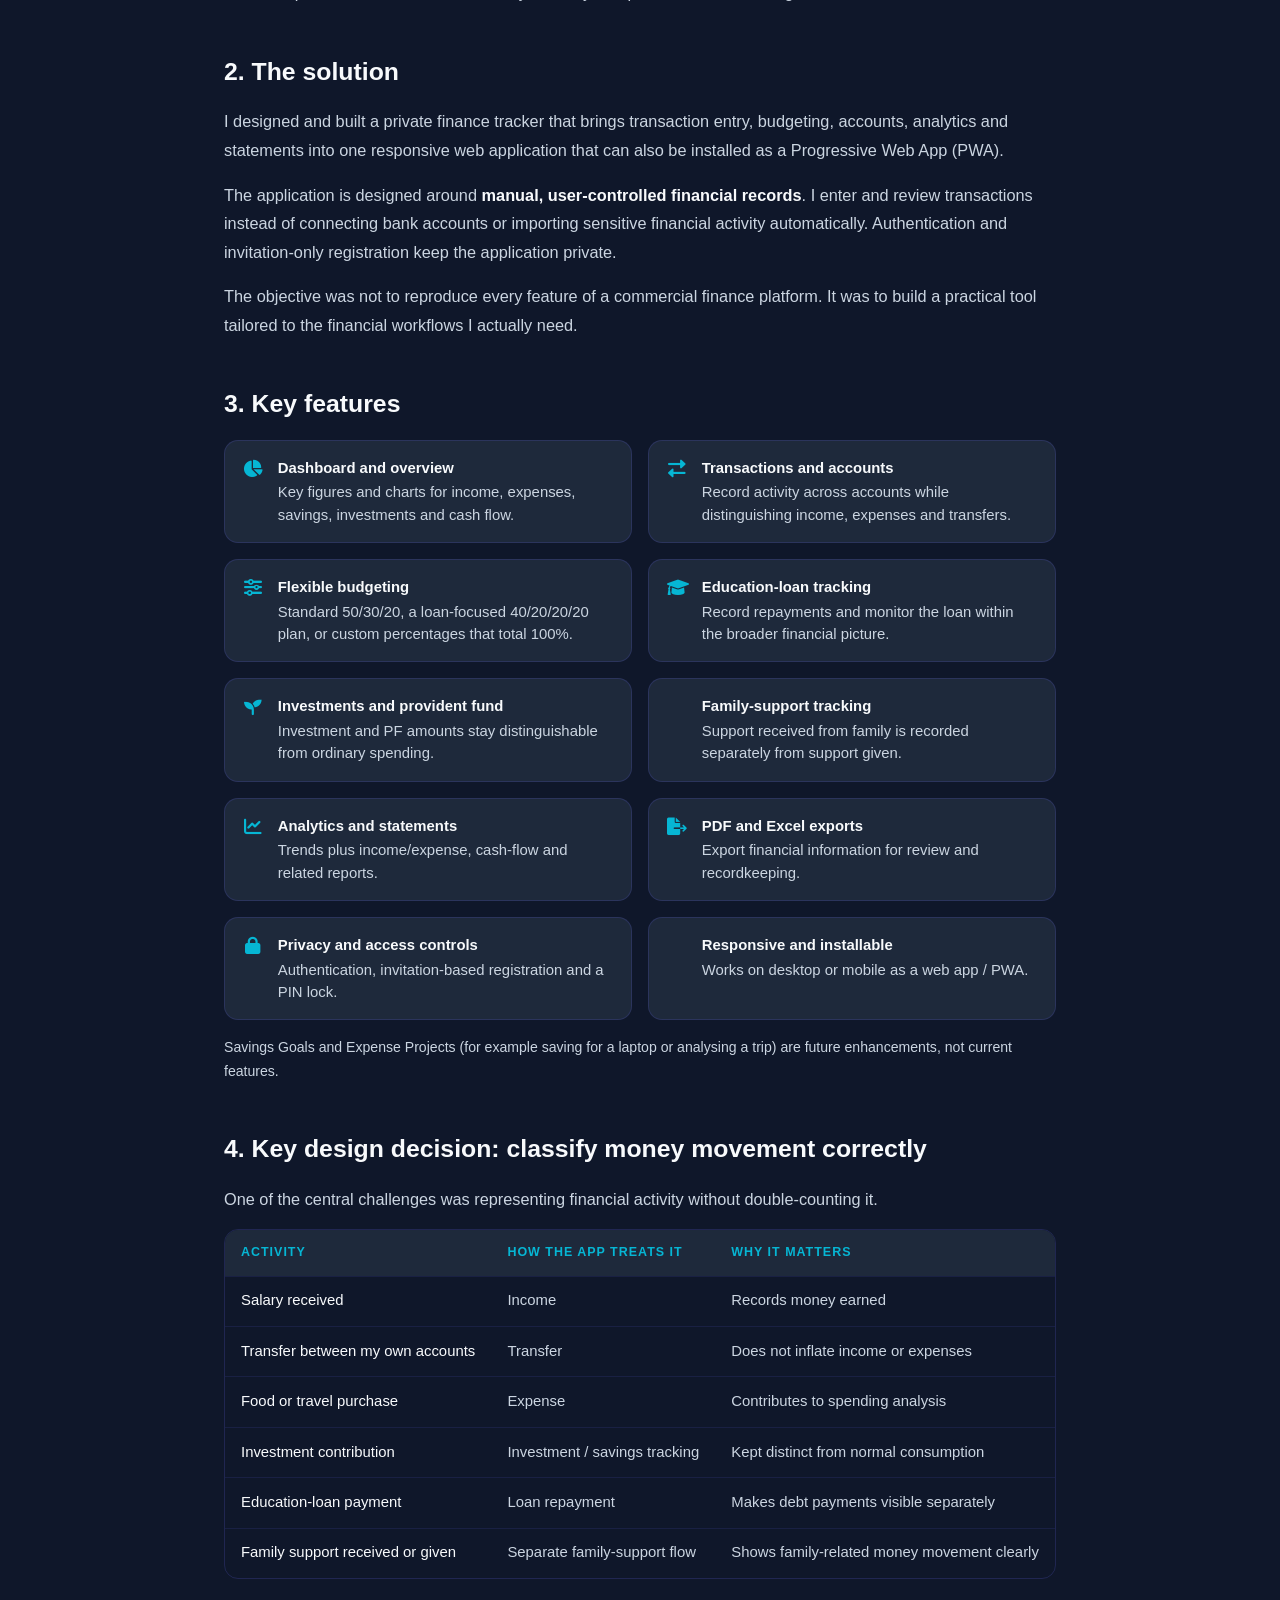
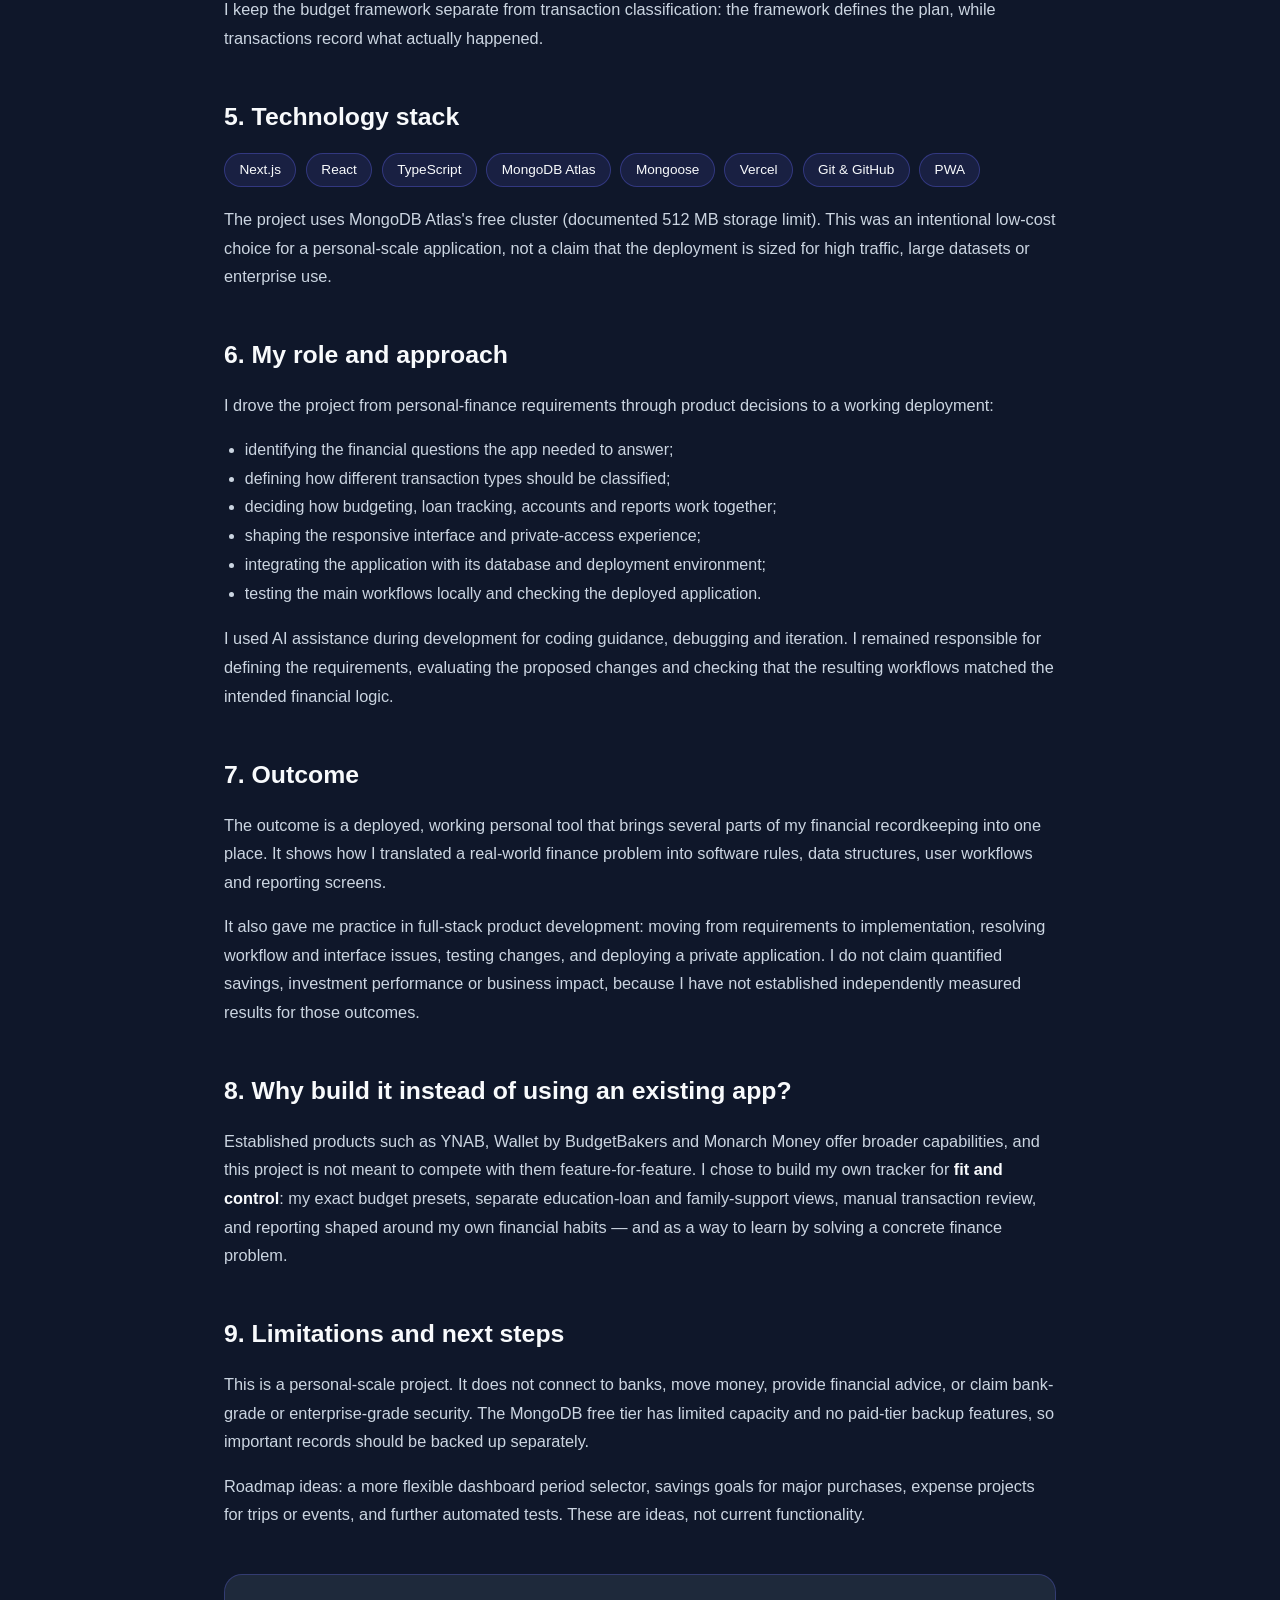
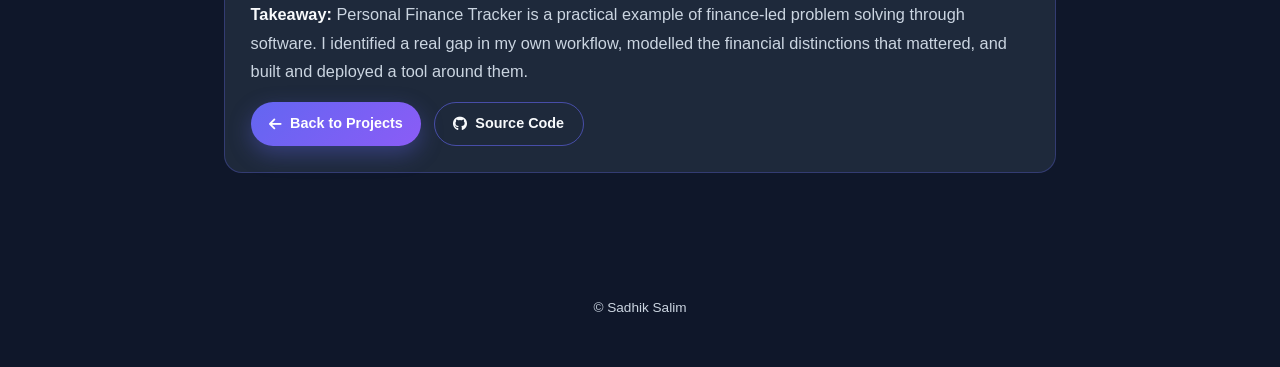
<file: projects/finance-tracker/index.html>
<!DOCTYPE html>
<html lang="en">
<head>
    <meta charset="UTF-8">
    <meta name="viewport" content="width=device-width, initial-scale=1.0">
    <link rel="icon" type="image/png" sizes="16x16" href="../../favicon.png">
    <title>Personal Finance Tracker | Case Study | Sadhik Salim</title>
    <meta name="description" content="Case study: a private, personal finance management PWA built around real-life financial workflows - budgeting, transfers, loan repayment, investments and family support classified correctly.">
    <link rel="canonical" href="https://sadhik0.github.io/sadhik/projects/finance-tracker/">

    <meta property="og:type" content="article">
    <meta property="og:title" content="Personal Finance Tracker | Case Study">
    <meta property="og:description" content="A private, personal finance management PWA built around real-life financial workflows.">
    <meta property="og:url" content="https://sadhik0.github.io/sadhik/projects/finance-tracker/">
    <meta property="og:image" content="https://sadhik0.github.io/sadhik/assets/projects/finance-tracker/card.png">
    <meta name="twitter:card" content="summary_large_image">

    <link href="https://cdnjs.cloudflare.com/ajax/libs/font-awesome/6.0.0/css/all.min.css" rel="stylesheet">
    <link rel="stylesheet" href="../../style.css">
    <link rel="stylesheet" href="case-study.css">
</head>
<body class="case-study-page">

    <nav class="navbar">
        <div class="nav-container">
            <a class="logo cs-logo" href="../../">Sadhik Salim</a>
            <a class="cs-back" href="../../#projects"><i class="fas fa-arrow-left"></i> Back to Projects</a>
        </div>
    </nav>

    <main class="cs-main">

        <header class="cs-hero">
            <span class="cs-tag">Case Study &middot; PWA &middot; Finance</span>
            <h1>Personal Finance Tracker</h1>
            <p class="cs-lead">A private, personal finance management PWA built around real-life financial workflows.</p>
            <dl class="cs-meta">
                <div><dt>Role</dt><dd>Personal project &mdash; product requirements, financial workflow design, implementation, testing and deployment</dd></div>
                <div><dt>Stack</dt><dd>Next.js &middot; React &middot; TypeScript &middot; MongoDB Atlas &middot; Vercel</dd></div>
            </dl>
            <div class="cs-links">
                <a class="btn-featured btn-primary" href="#demo"><i class="fas fa-play"></i> Watch Demo</a>
                <a class="btn-featured btn-outline" href="https://github.com/sadhik0/personal-finance-tracker" target="_blank" rel="noopener"><i class="fab fa-github"></i> Source Code</a>
                <a class="btn-featured btn-outline" href="https://personal-finance-tracker-chi-steel.vercel.app/" target="_blank" rel="noopener">Live App (invite-only) <i class="fas fa-arrow-up-right-from-square"></i></a>
            </div>
        </header>

        <section class="cs-section" id="demo">
            <h2>Demo walkthrough</h2>
            <div class="cs-video">
                <video controls preload="metadata" playsinline poster="../../assets/projects/finance-tracker/poster.jpg">
                    <source src="../../assets/projects/finance-tracker/demo.mp4" type="video/mp4">
                    Your browser does not support embedded video.
                </video>
            </div>
            <p class="cs-note"><i class="fas fa-circle-info"></i> The live app holds private data, so this 60-second walkthrough uses modified, illustrative figures instead of a public guest login.</p>
        </section>

        <section class="cs-section cs-scope">
            <p><strong>Project scope:</strong> I built this application for my own personal use. It is an invitation-only, small-scale project &mdash; not a commercial finance service, enterprise platform, or production banking product.</p>
        </section>

        <section class="cs-section">
            <h2>1. The problem</h2>
            <p>I wanted a clearer picture of my finances than a basic monthly expense tracker could provide. My financial life includes day-to-day spending, savings, investments, education-loan repayments, family support, multiple accounts and financial reporting. Treating every movement of money as income or expense can make reports misleading &mdash; for example, moving money between my own accounts is not spending, and money allocated toward an investment should not be treated like an ordinary purchase.</p>
            <p>I also wanted budgeting rules that matched my circumstances. A standard 50/30/20 framework is a useful benchmark, but someone managing an education loan may prefer a loan-focused plan. I needed the ability to choose a plan and record financial activity in a way that preserves the meaning of each transaction.</p>
        </section>

        <section class="cs-section">
            <h2>2. The solution</h2>
            <p>I designed and built a private finance tracker that brings transaction entry, budgeting, accounts, analytics and statements into one responsive web application that can also be installed as a Progressive Web App (PWA).</p>
            <p>The application is designed around <strong>manual, user-controlled financial records</strong>. I enter and review transactions instead of connecting bank accounts or importing sensitive financial activity automatically. Authentication and invitation-only registration keep the application private.</p>
            <p>The objective was not to reproduce every feature of a commercial finance platform. It was to build a practical tool tailored to the financial workflows I actually need.</p>
        </section>

        <section class="cs-section">
            <h2>3. Key features</h2>
            <ul class="cs-features">
                <li><i class="fas fa-chart-pie"></i><div><strong>Dashboard and overview</strong>Key figures and charts for income, expenses, savings, investments and cash flow.</div></li>
                <li><i class="fas fa-right-left"></i><div><strong>Transactions and accounts</strong>Record activity across accounts while distinguishing income, expenses and transfers.</div></li>
                <li><i class="fas fa-sliders"></i><div><strong>Flexible budgeting</strong>Standard 50/30/20, a loan-focused 40/20/20/20 plan, or custom percentages that total 100%.</div></li>
                <li><i class="fas fa-graduation-cap"></i><div><strong>Education-loan tracking</strong>Record repayments and monitor the loan within the broader financial picture.</div></li>
                <li><i class="fas fa-seedling"></i><div><strong>Investments and provident fund</strong>Investment and PF amounts stay distinguishable from ordinary spending.</div></li>
                <li><i class="fas fa-people-roof"></i><div><strong>Family-support tracking</strong>Support received from family is recorded separately from support given.</div></li>
                <li><i class="fas fa-chart-line"></i><div><strong>Analytics and statements</strong>Trends plus income/expense, cash-flow and related reports.</div></li>
                <li><i class="fas fa-file-export"></i><div><strong>PDF and Excel exports</strong>Export financial information for review and recordkeeping.</div></li>
                <li><i class="fas fa-lock"></i><div><strong>Privacy and access controls</strong>Authentication, invitation-based registration and a PIN lock.</div></li>
                <li><i class="fas fa-mobile-screen"></i><div><strong>Responsive and installable</strong>Works on desktop or mobile as a web app / PWA.</div></li>
            </ul>
            <p class="cs-note">Savings Goals and Expense Projects (for example saving for a laptop or analysing a trip) are future enhancements, not current features.</p>
        </section>

        <section class="cs-section">
            <h2>4. Key design decision: classify money movement correctly</h2>
            <p>One of the central challenges was representing financial activity without double-counting it.</p>
            <div class="cs-table-wrap">
                <table class="cs-table">
                    <thead><tr><th>Activity</th><th>How the app treats it</th><th>Why it matters</th></tr></thead>
                    <tbody>
                        <tr><td>Salary received</td><td>Income</td><td>Records money earned</td></tr>
                        <tr><td>Transfer between my own accounts</td><td>Transfer</td><td>Does not inflate income or expenses</td></tr>
                        <tr><td>Food or travel purchase</td><td>Expense</td><td>Contributes to spending analysis</td></tr>
                        <tr><td>Investment contribution</td><td>Investment / savings tracking</td><td>Kept distinct from normal consumption</td></tr>
                        <tr><td>Education-loan payment</td><td>Loan repayment</td><td>Makes debt payments visible separately</td></tr>
                        <tr><td>Family support received or given</td><td>Separate family-support flow</td><td>Shows family-related money movement clearly</td></tr>
                    </tbody>
                </table>
            </div>
            <p>I keep the budget framework separate from transaction classification: the framework defines the plan, while transactions record what actually happened.</p>
        </section>

        <section class="cs-section">
            <h2>5. Technology stack</h2>
            <div class="cs-chips">
                <span>Next.js</span><span>React</span><span>TypeScript</span><span>MongoDB Atlas</span><span>Mongoose</span><span>Vercel</span><span>Git &amp; GitHub</span><span>PWA</span>
            </div>
            <p>The project uses MongoDB Atlas's free cluster (documented 512 MB storage limit). This was an intentional low-cost choice for a personal-scale application, not a claim that the deployment is sized for high traffic, large datasets or enterprise use.</p>
        </section>

        <section class="cs-section">
            <h2>6. My role and approach</h2>
            <p>I drove the project from personal-finance requirements through product decisions to a working deployment:</p>
            <ul class="cs-list">
                <li>identifying the financial questions the app needed to answer;</li>
                <li>defining how different transaction types should be classified;</li>
                <li>deciding how budgeting, loan tracking, accounts and reports work together;</li>
                <li>shaping the responsive interface and private-access experience;</li>
                <li>integrating the application with its database and deployment environment;</li>
                <li>testing the main workflows locally and checking the deployed application.</li>
            </ul>
            <p>I used AI assistance during development for coding guidance, debugging and iteration. I remained responsible for defining the requirements, evaluating the proposed changes and checking that the resulting workflows matched the intended financial logic.</p>
        </section>

        <section class="cs-section">
            <h2>7. Outcome</h2>
            <p>The outcome is a deployed, working personal tool that brings several parts of my financial recordkeeping into one place. It shows how I translated a real-world finance problem into software rules, data structures, user workflows and reporting screens.</p>
            <p>It also gave me practice in full-stack product development: moving from requirements to implementation, resolving workflow and interface issues, testing changes, and deploying a private application. I do not claim quantified savings, investment performance or business impact, because I have not established independently measured results for those outcomes.</p>
        </section>

        <section class="cs-section">
            <h2>8. Why build it instead of using an existing app?</h2>
            <p>Established products such as YNAB, Wallet by BudgetBakers and Monarch Money offer broader capabilities, and this project is not meant to compete with them feature-for-feature. I chose to build my own tracker for <strong>fit and control</strong>: my exact budget presets, separate education-loan and family-support views, manual transaction review, and reporting shaped around my own financial habits &mdash; and as a way to learn by solving a concrete finance problem.</p>
        </section>

        <section class="cs-section">
            <h2>9. Limitations and next steps</h2>
            <p>This is a personal-scale project. It does not connect to banks, move money, provide financial advice, or claim bank-grade or enterprise-grade security. The MongoDB free tier has limited capacity and no paid-tier backup features, so important records should be backed up separately.</p>
            <p>Roadmap ideas: a more flexible dashboard period selector, savings goals for major purchases, expense projects for trips or events, and further automated tests. These are ideas, not current functionality.</p>
        </section>

        <section class="cs-section cs-takeaway">
            <p><strong>Takeaway:</strong> Personal Finance Tracker is a practical example of finance-led problem solving through software. I identified a real gap in my own workflow, modelled the financial distinctions that mattered, and built and deployed a tool around them.</p>
            <div class="cs-links">
                <a class="btn-featured btn-primary" href="../../#projects"><i class="fas fa-arrow-left"></i> Back to Projects</a>
                <a class="btn-featured btn-outline" href="https://github.com/sadhik0/personal-finance-tracker" target="_blank" rel="noopener"><i class="fab fa-github"></i> Source Code</a>
            </div>
        </section>

    </main>

    <footer class="cs-footer">&copy; Sadhik Salim</footer>
</body>
</html>
</file>
<file: style.css>
* {
    margin: 0;
    padding: 0;
    box-sizing: border-box;
}

:root {
    --primary-color: #6366f1;
    --secondary-color: #8b5cf6;
    --accent-color: #06b6d4;
    --dark-bg: #0f172a;
    --card-bg: #1e293b;
    --text-primary: #f8fafc;
    --text-secondary: #cbd5e1;
    --gradient: linear-gradient(135deg, var(--primary-color), var(--secondary-color));
}

body {
    font-family: 'Segoe UI', Tahoma, Geneva, Verdana, sans-serif;
    background: var(--dark-bg);
    color: var(--text-primary);
    line-height: 1.6;
    overflow-x: hidden;
}

/* Navigation */
.navbar {
    position: fixed;
    top: 0;
    width: 100%;
    background: rgba(15, 23, 42, 0.9);
    backdrop-filter: blur(10px);
    z-index: 1000;
    padding: 1rem 0;
    transition: all 0.3s ease;
}

.nav-container {
    max-width: 1200px;
    margin: 0 auto;
    display: flex;
    justify-content: space-between;
    align-items: center;
    padding: 0 2rem;
}

.logo {
    font-size: 1.8rem;
    font-weight: bold;
    background: var(--gradient);
    -webkit-background-clip: text;
    -webkit-text-fill-color: transparent;
    background-clip: text;
}

/* Mobile hamburger toggle — hidden on desktop */
.nav-toggle {
    display: none;
    flex-direction: column;
    justify-content: center;
    gap: 5px;
    width: 32px;
    height: 32px;
    background: none;
    border: none;
    cursor: pointer;
    padding: 0;
    z-index: 1100;
}

.nav-toggle span {
    display: block;
    width: 100%;
    height: 2px;
    background: var(--text-primary);
    border-radius: 2px;
    transition: transform 0.3s ease, opacity 0.3s ease;
}

.nav-toggle.active span:nth-child(1) {
    transform: translateY(7px) rotate(45deg);
}

.nav-toggle.active span:nth-child(2) {
    opacity: 0;
}

.nav-toggle.active span:nth-child(3) {
    transform: translateY(-7px) rotate(-45deg);
}

.nav-links {
    display: flex;
    list-style: none;
    gap: 2rem;
}

.nav-links a {
    color: var(--text-secondary);
    text-decoration: none;
    transition: color 0.3s ease;
    position: relative;
}

.nav-links a:hover,
.nav-links a.active {
    color: var(--primary-color);
}

.nav-links a::after {
    content: '';
    position: absolute;
    bottom: -5px;
    left: 0;
    width: 0;
    height: 2px;
    background: var(--gradient);
    transition: width 0.3s ease;
}

.nav-links a:hover::after,
.nav-links a.active::after {
    width: 100%;
}

/* Hero Section */
.hero {
    min-height: 100vh;
    display: flex;
    align-items: center;
    padding: 0 2rem;
    background: radial-gradient(ellipse at center, rgba(99, 102, 241, 0.1) 0%, transparent 70%);
    position: relative;
}

.hero-container {
    max-width: 1200px;
    margin: 0 auto;
    display: grid;
    grid-template-columns: 1fr 1fr;
    gap: 4rem;
    align-items: center;
}

.hero-content h1 {
    font-size: 4rem;
    font-weight: 800;
    margin-bottom: 1rem;
    background: var(--gradient);
    -webkit-background-clip: text;
    -webkit-text-fill-color: transparent;
    background-clip: text;
    animation: fadeInUp 1s ease;
}

.hero-content .subtitle {
    font-size: 1.5rem;
    color: var(--text-secondary);
    margin-bottom: 2rem;
    animation: fadeInUp 1s ease 0.2s both;
}

.hero-content p {
    font-size: 1.1rem;
    color: var(--text-secondary);
    margin-bottom: 3rem;
    animation: fadeInUp 1s ease 0.4s both;
}

.hero-buttons {
    display: flex;
    gap: 1rem;
    animation: fadeInUp 1s ease 0.6s both;
}

.btn {
    padding: 1rem 2rem;
    border: none;
    border-radius: 50px;
    font-size: 1rem;
    font-weight: 600;
    cursor: pointer;
    transition: all 0.3s ease;
    text-decoration: none;
    display: inline-block;
}

.btn-primary {
    background: var(--gradient);
    color: white;
    box-shadow: 0 10px 30px rgba(99, 102, 241, 0.3);
}

.btn-primary:hover {
    transform: translateY(-2px);
    box-shadow: 0 15px 40px rgba(99, 102, 241, 0.4);
}

.btn-outline {
    background: transparent;
    color: var(--primary-color);
    border: 2px solid var(--primary-color);
}

.btn-outline:hover {
    background: var(--primary-color);
    color: white;
    transform: translateY(-2px);
}

.hero-image {
    text-align: center;
    animation: float 6s ease-in-out infinite;
    position: relative;
    display: inline-block;
}

.profile-img {
    width: 330px;
    height: 330px;
    border-radius: 50%;
    object-fit: cover;
    border: 5px solid transparent;
    background: var(--gradient);
    padding: 5px;
    box-shadow: 0 20px 60px rgba(99, 102, 241, 0.3);
}

/* Floating Animation */
@keyframes float {
    0%, 100% { transform: translateY(0px); }
    50% { transform: translateY(-20px); }
}

@keyframes fadeInUp {
    from {
        opacity: 0;
        transform: translateY(30px);
    }
    to {
        opacity: 1;
        transform: translateY(0);
    }
}

/* Tools & Expertise Marquee */
.marquee-section {
    width: 100%;
    overflow: hidden;
    padding: 1.1rem 0;
    position: relative;
}

.marquee-track {
    display: flex;
    width: max-content;
    animation: marqueeScroll 32s linear infinite;
}

.marquee-section:hover .marquee-track {
    animation-play-state: paused;
}

.marquee-content {
    display: flex;
    align-items: center;
    flex-shrink: 0;
}

.marquee-item {
    display: inline-flex;
    align-items: center;
    gap: 0.6rem;
    padding: 0.5rem 1.4rem;
    font-size: 0.95rem;
    font-weight: 700;
    letter-spacing: 0.12em;
    color: var(--text-primary);
    white-space: nowrap;
}

.marquee-marker {
    display: inline-block;
    flex-shrink: 0;
}

.marker-square {
    width: 8px;
    height: 8px;
    border-radius: 2px;
}

.marker-dot {
    width: 8px;
    height: 8px;
    border-radius: 50%;
}

.accent-1 { background: #fca5a5; box-shadow: 0 0 8px rgba(252, 165, 165, 0.6); }
.accent-2 { background: #fde68a; box-shadow: 0 0 8px rgba(253, 230, 138, 0.6); }
.accent-3 { background: var(--secondary-color); box-shadow: 0 0 8px rgba(139, 92, 246, 0.6); }
.accent-4 { background: var(--text-primary); box-shadow: 0 0 8px rgba(248, 250, 252, 0.4); }

@keyframes marqueeScroll {
    from { transform: translateX(0); }
    to { transform: translateX(-50%); }
}

@media (max-width: 768px) {
    .marquee-track {
        animation-duration: 42s;
    }
    .marquee-section:hover .marquee-track {
        animation-play-state: running;
    }
    .marquee-item {
        font-size: 0.8rem;
        padding: 0.4rem 1rem;
        letter-spacing: 0.08em;
    }
}

/* Section Styling */
.section {
    padding: 5rem 2rem;
    max-width: 1200px;
    margin: 0 auto;
}

.section-title {
    font-size: 3rem;
    text-align: center;
    margin-bottom: 3rem;
    background: var(--gradient);
    -webkit-background-clip: text;
    -webkit-text-fill-color: transparent;
    background-clip: text;
}

/* About Section */
.about-content {
    display: grid;
    grid-template-columns: 1fr 2fr;
    gap: 4rem;
    align-items: center;
}

.about-image img {
    width: 100%;
    border-radius: 20px;
    box-shadow: 0 20px 60px rgba(0, 0, 0, 0.3);
}

.about-text p {
    font-size: 1.1rem;
    color: var(--text-secondary);
    margin-bottom: 1.5rem;
}

/* Skills Section */
.skills-grid {
    display: grid;
    grid-template-columns: repeat(auto-fit, minmax(300px, 1fr));
    gap: 2rem;
    margin-top: 3rem;
}

.skill-category {
    background: var(--card-bg);
    padding: 2rem;
    border-radius: 20px;
    border: 1px solid rgba(99, 102, 241, 0.2);
    transition: all 0.3s ease;
}

.skill-category:hover {
    transform: translateY(-5px);
    border-color: var(--primary-color);
    box-shadow: 0 20px 60px rgba(99, 102, 241, 0.2);
}

.skill-category h3 {
    color: var(--primary-color);
    margin-bottom: 1rem;
}

.skill-items {
    display: flex;
    flex-wrap: wrap;
    gap: 0.5rem;
}

.skill-tag {
    background: rgba(99, 102, 241, 0.1);
    color: var(--primary-color);
    padding: 0.5rem 1rem;
    border-radius: 25px;
    font-size: 0.9rem;
    border: 1px solid rgba(99, 102, 241, 0.3);
}

/* Projects Carousel */
.carousel-wrapper {
    --vc: 3;
    position: relative;
    margin-top: 3rem;
    display: flex;
    align-items: center;
    gap: 0;
}

.carousel-viewport {
    overflow: hidden;
    width: 100%;
}

.carousel-track {
    display: flex;
    gap: 2rem;
    transition: transform 0.45s cubic-bezier(0.65, 0, 0.35, 1);
}

.carousel-arrow {
    position: absolute;
    top: 50%;
    transform: translateY(-50%);
    z-index: 10;
    width: 48px;
    height: 48px;
    border-radius: 50%;
    border: 1px solid rgba(255, 255, 255, 0.18);
    background: rgba(30, 41, 59, 0.45);
    backdrop-filter: blur(10px);
    -webkit-backdrop-filter: blur(10px);
    color: var(--text-primary);
    font-size: 1rem;
    display: flex;
    align-items: center;
    justify-content: center;
    cursor: pointer;
    box-shadow: 0 8px 24px rgba(0, 0, 0, 0.25);
    transition: all 0.25s ease;
}

.carousel-arrow:hover {
    transform: translateY(-50%) scale(1.12);
    background: rgba(99, 102, 241, 0.35);
    border-color: var(--primary-color);
    box-shadow: 0 8px 30px rgba(99, 102, 241, 0.4);
}

.carousel-arrow.carousel-disabled {
    opacity: 0.3;
    pointer-events: none;
}

.carousel-prev {
    left: -22px;
}

.carousel-next {
    right: -22px;
}

.carousel-dots {
    display: flex;
    justify-content: center;
    gap: 0.6rem;
    margin-top: 2rem;
}

.carousel-dot {
    width: 9px;
    height: 9px;
    border-radius: 50%;
    background: rgba(203, 213, 225, 0.3);
    border: none;
    cursor: pointer;
    padding: 0;
    transition: all 0.25s ease;
}

.carousel-dot.active {
    background: var(--gradient);
    width: 24px;
    border-radius: 6px;
}

@media (max-width: 900px) {
    .carousel-prev { left: -8px; }
    .carousel-next { right: -8px; }
}

.project-card {
    display: block;
    flex: 0 0 calc((100% - (var(--vc) - 1) * 2rem) / var(--vc));
    background: var(--card-bg);
    border-radius: 20px;
    overflow: hidden;
    border: 1px solid rgba(99, 102, 241, 0.2);
    text-decoration: none;
    color: inherit;
    transition: all 0.3s ease;
}

.project-card:hover {
    transform: translateY(-8px);
    border-color: var(--primary-color);
    box-shadow: 0 20px 60px rgba(99, 102, 241, 0.25);
}

.project-preview {
    position: relative;
    width: 100%;
    height: 220px;
    overflow: hidden;
    background: var(--dark-bg);
    border-bottom: 1px solid rgba(99, 102, 241, 0.2);
}

/* Shrink the live site down so it fits the thumbnail like a screenshot */
.project-preview iframe {
    position: absolute;
    top: 0;
    left: 0;
    width: 1400px;
    height: 900px;
    border: none;
    transform: scale(0.235);
    transform-origin: top left;
    pointer-events: none;
}
/* Static screenshot fallback (used where a live iframe is blocked, e.g. ReconPro) */
.project-preview-img {
    width: 100%;
    height: 100%;
    object-fit: cover;
    object-position: top center;
}

.project-badge {
    position: absolute;
    top: 0.7rem;
    left: 0.7rem;
    z-index: 3;
    background: rgba(15, 23, 42, 0.75);
    backdrop-filter: blur(6px);
    -webkit-backdrop-filter: blur(6px);
    color: var(--text-primary);
    border: 1px solid rgba(99, 102, 241, 0.4);
    padding: 0.3rem 0.7rem;
    border-radius: 20px;
    font-size: 0.7rem;
    font-weight: 600;
    letter-spacing: 0.03em;
}

.project-preview-overlay {
    position: absolute;
    inset: 0;
    display: flex;
    align-items: center;
    justify-content: center;
    background: rgba(15, 23, 42, 0.55);
    opacity: 0;
    transition: opacity 0.3s ease;
}

.project-card:hover .project-preview-overlay {
    opacity: 1;
}

.project-preview-overlay span {
    background: var(--gradient);
    color: white;
    padding: 0.7rem 1.3rem;
    border-radius: 50px;
    font-weight: 600;
    font-size: 0.95rem;
    display: flex;
    align-items: center;
    gap: 0.5rem;
    box-shadow: 0 10px 30px rgba(99, 102, 241, 0.4);
}

.project-info {
    padding: 1.5rem;
}

.project-info h3 {
    color: var(--text-primary);
    margin-bottom: 0.6rem;
    font-size: 1.3rem;
}

.project-info p {
    color: var(--text-secondary);
    font-size: 0.95rem;
}

/* Certifications Section */
.carousel-hint {
    text-align: center;
    color: var(--text-secondary);
    font-size: 0.85rem;
    margin-top: -1.5rem;
    margin-bottom: 0;
}

.cert-carousel-wrapper {
    --vc: 3;
    margin-top: 2rem;
}

.cert-carousel-wrapper .carousel-track {
    gap: 1.5rem;
}

.cert-carousel-wrapper .certification-card {
    flex: 0 0 calc((100% - (var(--vc) - 1) * 1.5rem) / var(--vc));
}

.certification-card {
    perspective: 1200px;
    height: 165px;
    cursor: pointer;
    outline: none;
}

.certification-card-inner {
    position: relative;
    width: 100%;
    height: 100%;
    transition: transform 0.6s cubic-bezier(0.65, 0, 0.35, 1);
    transform-style: preserve-3d;
}

.certification-card.flipped .certification-card-inner {
    transform: rotateY(180deg);
}

.certification-face {
    position: absolute;
    inset: 0;
    backface-visibility: hidden;
    -webkit-backface-visibility: hidden;
    background: var(--card-bg);
    border-radius: 20px;
    padding: 2rem;
    border: 1px solid rgba(99, 102, 241, 0.2);
    transition: all 0.3s ease;
}

.certification-card:hover .certification-face {
    border-color: var(--primary-color);
    box-shadow: 0 20px 60px rgba(99, 102, 241, 0.2);
}

.certification-back {
    transform: rotateY(180deg);
    display: flex;
    align-items: center;
}

.certification-header {
    display: flex;
    align-items: center;
    gap: 1rem;
    margin-bottom: 1rem;
}

.certification-icon {
    width: 50px;
    height: 50px;
    background: var(--gradient);
    border-radius: 50%;
    display: flex;
    align-items: center;
    justify-content: center;
    color: white;
    font-size: 1.5rem;
    flex-shrink: 0;
}

.certification-card h3 {
    color: var(--text-primary);
    margin-bottom: 0.5rem;
}

.certification-provider {
    color: var(--accent-color);
    font-weight: 600;
}

.certification-face p {
    color: var(--text-secondary);
}

.flip-hint {
    position: absolute;
    bottom: 1rem;
    right: 1.2rem;
    color: var(--primary-color);
    opacity: 0.55;
    font-size: 0.95rem;
    transition: all 0.3s ease;
}

.certification-card:hover .flip-hint {
    opacity: 1;
    transform: rotate(180deg);
}

/* Achievements Section */
.achievements-grid {
    display: grid;
    grid-template-columns: repeat(auto-fit, minmax(300px, 1fr));
    gap: 2rem;
    margin-top: 3rem;
}

.achievement-card {
    background: var(--card-bg);
    padding: 2rem;
    border-radius: 20px;
    border: 1px solid rgba(99, 102, 241, 0.2);
    transition: all 0.3s ease;
}

.achievement-card:hover {
    transform: translateY(-5px);
    border-color: var(--primary-color);
    box-shadow: 0 20px 60px rgba(99, 102, 241, 0.2);
}

.achievement-card h3 {
    color: var(--primary-color);
    margin-bottom: 1rem;
}

.achievement-card ul {
    list-style: none;
    padding: 0;
}

.achievement-card li {
    color: var(--text-secondary);
    margin-bottom: 0.8rem;
    padding-left: 1.5rem;
    position: relative;
}

.achievement-card li::before {
    content: "🏆";
    position: absolute;
    left: 0;
}

/* Experience Section */
.experience-timeline {
    position: relative;
    margin-top: 3rem;
}

.experience-timeline::before {
    content: '';
    position: absolute;
    left: 30px;
    top: 0;
    bottom: 0;
    width: 2px;
    background: var(--gradient);
}

.timeline-item {
    position: relative;
    margin-bottom: 3rem;
    padding-left: 80px;
}

.timeline-dot {
    position: absolute;
    left: 20px;
    top: 0;
    width: 20px;
    height: 20px;
    border-radius: 50%;
    background: var(--gradient);
    border: 4px solid var(--dark-bg);
}

.timeline-content {
    position: relative;
    background: var(--card-bg);
    padding: 2rem;
    border-radius: 15px;
    border: 1px solid rgba(99, 102, 241, 0.2);
    isolation: isolate;
}

.timeline-content::before {
    content: '';
    position: absolute;
    inset: 0;
    border-radius: inherit;
    padding: 1.5px;
    background: radial-gradient(
        220px circle at var(--glow-x, 50%) var(--glow-y, 50%),
        var(--primary-color),
        var(--accent-color) 45%,
        transparent 75%
    );
    -webkit-mask: linear-gradient(#fff 0 0) content-box, linear-gradient(#fff 0 0);
    -webkit-mask-composite: xor;
    mask-composite: exclude;
    opacity: 0;
    transition: opacity 0.3s ease;
    pointer-events: none;
    z-index: -1;
}

.timeline-content:hover::before {
    opacity: 1;
}

.timeline-date {
    color: var(--primary-color);
    font-weight: 600;
    margin-bottom: 0.5rem;
}

.timeline-title {
    color: var(--text-primary);
    font-size: 1.3rem;
    margin-bottom: 0.5rem;
}

.timeline-company {
    color: var(--accent-color);
    margin-bottom: 1rem;
}

.timeline-description {
    color: var(--text-secondary);
}

.timeline-description ul {
    margin-left: 1rem;
}

.timeline-description li {
    margin-bottom: 0.5rem;
}

/* Contact Section */
.contact-row {
    display: grid;
    grid-template-columns: repeat(5, 1fr);
    gap: 1.5rem;
    margin-top: 3rem;
}

.contact-item {
    display: flex;
    flex-direction: column;
    align-items: center;
    text-align: center;
    gap: 1rem;
    background: var(--card-bg);
    padding: 2rem 1.5rem;
    border-radius: 20px;
    border: 1px solid rgba(99, 102, 241, 0.2);
    text-decoration: none;
    color: inherit;
    transition: all 0.3s ease;
}

a.contact-item:hover {
    transform: translateY(-6px);
    border-color: var(--primary-color);
    box-shadow: 0 20px 60px rgba(99, 102, 241, 0.2);
}

.contact-item h3 {
    color: var(--text-primary);
    font-size: 1.05rem;
    margin-bottom: 0.4rem;
}

.contact-item p {
    color: var(--text-secondary);
    font-size: 0.9rem;
    word-break: break-word;
}

.contact-icon {
    width: 55px;
    height: 55px;
    background: var(--gradient);
    border-radius: 50%;
    display: flex;
    align-items: center;
    justify-content: center;
    color: white;
    font-size: 1.2rem;
    flex-shrink: 0;
}

@media (max-width: 768px) {
    .contact-row {
        grid-template-columns: repeat(2, 1fr);
    }
}

/* Footer */
.footer {
    background: var(--card-bg);
    padding: 2rem;
    text-align: center;
    border-top: 1px solid rgba(99, 102, 241, 0.2);
}

.social-links {
    display: flex;
    justify-content: center;
    gap: 1rem;
    margin-bottom: 2rem;
}

.social-links a {
    width: 50px;
    height: 50px;
    background: var(--gradient);
    border-radius: 50%;
    display: flex;
    align-items: center;
    justify-content: center;
    color: white;
    text-decoration: none;
    transition: all 0.3s ease;
}

.social-links a:hover {
    transform: translateY(-3px);
    box-shadow: 0 10px 30px rgba(99, 102, 241, 0.4);
}

/* Responsive Design */
@media (max-width: 768px) {
    .nav-toggle {
        display: flex;
    }

    .nav-links {
        position: fixed;
        top: 64px;
        left: 0;
        right: 0;
        flex-direction: column;
        align-items: center;
        gap: 0;
        background: rgba(15, 23, 42, 0.97);
        backdrop-filter: blur(12px);
        -webkit-backdrop-filter: blur(12px);
        border-bottom: 1px solid rgba(99, 102, 241, 0.2);
        max-height: 0;
        overflow: hidden;
        opacity: 0;
        transition: max-height 0.35s ease, opacity 0.3s ease;
        z-index: 1050;
    }

    .nav-links.open {
        max-height: 480px;
        opacity: 1;
    }

    .nav-links li {
        width: 100%;
        text-align: center;
    }

    .nav-links a {
        display: block;
        padding: 1rem;
        width: 100%;
    }
    .hero-container {
        grid-template-columns: 1fr;
        text-align: center;
    }

    .hero-content h1 {
        font-size: 2.5rem;
    }

    .about-content {
        grid-template-columns: 1fr;
    }

    .contact-content {
        grid-template-columns: 1fr;
    }

    .section {
        padding: 3rem 1rem;
    }

    .profile-img {
        width: 250px;
        height: 250px;
    }

    .certification-card {
        height: 175px;
    }

    .carousel-wrapper {
        overflow: visible;
    }

    .carousel-arrow {
        width: 40px;
        height: 40px;
        font-size: 0.85rem;
    }

    .carousel-prev {
        left: 4px;
    }

    .carousel-next {
        right: 4px;
    }
}

/* Scroll animations */
.fade-in {
    opacity: 0;
    transform: translateY(30px);
    transition: all 0.6s ease;
}

.fade-in.visible {
    opacity: 1;
    transform: translateY(0);
}

/* Sadhik AI Portfolio Assistant */
.ai-toggle-btn {
    position: fixed;
    bottom: 24px;
    right: 24px;
    width: 60px;
    height: 60px;
    border-radius: 50%;
    border: 1px solid rgba(255, 255, 255, 0.18);
    background: rgba(30, 41, 59, 0.55);
    backdrop-filter: blur(12px);
    -webkit-backdrop-filter: blur(12px);
    color: var(--text-primary);
    font-size: 1.3rem;
    display: flex;
    align-items: center;
    justify-content: center;
    cursor: pointer;
    box-shadow: 0 8px 30px rgba(99, 102, 241, 0.35);
    z-index: 1200;
    transition: all 0.3s ease;
    animation: aiPulse 3.5s ease-in-out infinite;
}

.ai-toggle-btn:hover {
    transform: scale(1.06);
    border-color: var(--primary-color);
    box-shadow: 0 10px 36px rgba(99, 102, 241, 0.55);
}

.ai-toggle-btn.active {
    background: var(--gradient);
}

@keyframes aiPulse {
    0%, 100% { box-shadow: 0 8px 30px rgba(99, 102, 241, 0.35); }
    50% { box-shadow: 0 8px 30px rgba(99, 102, 241, 0.6); }
}

.ai-tooltip {
    position: absolute;
    right: 72px;
    top: 50%;
    transform: translateY(-50%);
    background: var(--card-bg);
    color: var(--text-primary);
    padding: 0.4rem 0.8rem;
    border-radius: 8px;
    font-size: 0.8rem;
    font-weight: 500;
    white-space: nowrap;
    border: 1px solid rgba(99, 102, 241, 0.25);
    opacity: 0;
    pointer-events: none;
    transition: opacity 0.25s ease;
}

.ai-toggle-btn:hover .ai-tooltip {
    opacity: 1;
}

.ai-chat-window {
    position: fixed;
    bottom: 96px;
    right: 24px;
    width: 380px;
    height: 560px;
    max-height: 75vh;
    background: rgba(30, 41, 59, 0.85);
    backdrop-filter: blur(18px);
    -webkit-backdrop-filter: blur(18px);
    border: 1px solid rgba(99, 102, 241, 0.25);
    border-radius: 20px;
    box-shadow: 0 25px 70px rgba(0, 0, 0, 0.45);
    display: flex;
    flex-direction: column;
    overflow: hidden;
    z-index: 1200;
    opacity: 0;
    transform: translateY(16px) scale(0.96);
    pointer-events: none;
    transition: opacity 0.25s ease, transform 0.25s ease;
}

.ai-chat-window.open {
    opacity: 1;
    transform: translateY(0) scale(1);
    pointer-events: auto;
}

.ai-chat-header {
    display: flex;
    align-items: center;
    justify-content: space-between;
    padding: 1.1rem 1.3rem;
    background: var(--gradient);
    flex-shrink: 0;
}

.ai-chat-header h3 {
    color: white;
    font-size: 1.05rem;
    display: flex;
    align-items: center;
    gap: 0.4rem;
}

.ai-chat-subtitle {
    color: rgba(255, 255, 255, 0.85);
    font-size: 0.78rem;
}

.ai-close-btn {
    background: rgba(255, 255, 255, 0.15);
    border: none;
    color: white;
    width: 30px;
    height: 30px;
    border-radius: 50%;
    cursor: pointer;
    display: flex;
    align-items: center;
    justify-content: center;
    transition: background 0.2s ease;
    flex-shrink: 0;
}

.ai-close-btn:hover {
    background: rgba(255, 255, 255, 0.3);
}

.ai-chat-messages {
    flex: 1;
    overflow-y: auto;
    padding: 1.2rem;
    display: flex;
    flex-direction: column;
    gap: 0.9rem;
}

.ai-msg {
    max-width: 85%;
    padding: 0.7rem 1rem;
    border-radius: 14px;
    font-size: 0.9rem;
    line-height: 1.5;
    animation: aiMsgIn 0.3s ease;
}

@keyframes aiMsgIn {
    from { opacity: 0; transform: translateY(8px); }
    to { opacity: 1; transform: translateY(0); }
}

.ai-msg-bot {
    align-self: flex-start;
    background: rgba(99, 102, 241, 0.12);
    border: 1px solid rgba(99, 102, 241, 0.2);
    color: var(--text-primary);
    border-bottom-left-radius: 4px;
}

.ai-msg-user {
    align-self: flex-end;
    background: var(--gradient);
    color: white;
    border-bottom-right-radius: 4px;
}

.ai-quick-replies {
    display: flex;
    flex-direction: column;
    gap: 0.5rem;
    align-self: flex-start;
    max-width: 90%;
}

.ai-quick-reply-btn {
    text-align: left;
    background: rgba(255, 255, 255, 0.04);
    border: 1px solid rgba(99, 102, 241, 0.3);
    color: var(--text-secondary);
    padding: 0.55rem 0.9rem;
    border-radius: 10px;
    font-size: 0.85rem;
    cursor: pointer;
    transition: all 0.2s ease;
}

.ai-quick-reply-btn:hover {
    background: rgba(99, 102, 241, 0.15);
    border-color: var(--primary-color);
    color: var(--text-primary);
}

.ai-typing {
    align-self: flex-start;
    display: flex;
    gap: 4px;
    padding: 0.8rem 1rem;
    background: rgba(99, 102, 241, 0.12);
    border-radius: 14px;
    border-bottom-left-radius: 4px;
}

.ai-typing span {
    width: 6px;
    height: 6px;
    border-radius: 50%;
    background: var(--text-secondary);
    animation: aiTypingBounce 1.2s infinite ease-in-out;
}

.ai-typing span:nth-child(2) { animation-delay: 0.15s; }
.ai-typing span:nth-child(3) { animation-delay: 0.3s; }

@keyframes aiTypingBounce {
    0%, 60%, 100% { transform: translateY(0); opacity: 0.5; }
    30% { transform: translateY(-4px); opacity: 1; }
}

.ai-chat-input-row {
    display: flex;
    align-items: center;
    gap: 0.6rem;
    padding: 0.9rem;
    border-top: 1px solid rgba(99, 102, 241, 0.2);
    flex-shrink: 0;
}

.ai-chat-input-row input {
    flex: 1;
    background: rgba(15, 23, 42, 0.6);
    border: 1px solid rgba(99, 102, 241, 0.25);
    border-radius: 10px;
    padding: 0.7rem 0.9rem;
    color: var(--text-primary);
    font-size: 0.9rem;
}

.ai-chat-input-row input:focus {
    outline: none;
    border-color: var(--primary-color);
}

.ai-send-btn {
    width: 38px;
    height: 38px;
    border-radius: 10px;
    border: none;
    background: var(--gradient);
    color: white;
    cursor: pointer;
    display: flex;
    align-items: center;
    justify-content: center;
    flex-shrink: 0;
    transition: transform 0.2s ease;
}

.ai-send-btn:hover {
    transform: scale(1.06);
}

@media (max-width: 480px) {
    .ai-toggle-btn {
        width: 52px;
        height: 52px;
        font-size: 1.1rem;
        bottom: 18px;
        right: 18px;
    }

    .ai-chat-window {
        width: calc(100vw - 24px);
        right: 12px;
        left: 12px;
        bottom: 82px;
        height: 72vh;
        max-height: 72vh;
    }

    .ai-tooltip {
        display: none;
    }
}


/* =====================================================================
   FEATURED PROJECTS  (Projects section, above the carousel)
   Laptop: 2 columns, image on top.  Phone (<=640px): stacked compact
   horizontal cards (thumbnail left, text right).
   ===================================================================== */
.featured-projects {
    margin-bottom: 3.5rem;
    position: relative;
    z-index: 2; /* featured hover glow stays above the carousel below */
}

.projects-subtitle {
    font-size: 0.85rem;
    font-weight: 700;
    letter-spacing: 0.18em;
    text-transform: uppercase;
    color: var(--accent-color);
    margin-bottom: 1.25rem;
    display: flex;
    align-items: baseline;
    justify-content: space-between;
    gap: 1rem;
}

.projects-subtitle-hint {
    font-size: 0.8rem;
    font-weight: 500;
    letter-spacing: 0.02em;
    text-transform: none;
    color: var(--text-secondary);
}

.more-projects-title + .carousel-wrapper {
    margin-top: 1.25rem;
}

.featured-grid {
    display: grid;
    grid-template-columns: repeat(2, minmax(0, 1fr));
    gap: 2rem;
}

.featured-card {
    position: relative;
    display: flex;
    flex-direction: column;
    background: var(--card-bg);
    border: 1px solid rgba(99, 102, 241, 0.25);
    border-radius: 20px;
    overflow: hidden;
    transition: all 0.3s ease;
}

.featured-card:hover {
    transform: translateY(-6px);
    border-color: var(--primary-color);
    box-shadow: 0 20px 60px rgba(99, 102, 241, 0.25);
}

.featured-media {
    position: relative;
    display: block;
    aspect-ratio: 627 / 323;
    overflow: hidden;
    background: var(--dark-bg);
    border-bottom: 1px solid rgba(99, 102, 241, 0.2);
}

.featured-media img {
    width: 100%;
    height: 100%;
    object-fit: cover;
    object-position: top center;
    display: block;
}

.featured-media:hover .project-preview-overlay,
.featured-media:focus-visible .project-preview-overlay {
    opacity: 1;
}

.featured-body {
    display: flex;
    flex-direction: column;
    flex: 1;
    padding: 1.5rem;
}

.featured-tag {
    align-self: flex-start;
    font-size: 0.72rem;
    font-weight: 600;
    letter-spacing: 0.04em;
    color: var(--accent-color);
    border: 1px solid rgba(6, 182, 212, 0.4);
    background: rgba(6, 182, 212, 0.08);
    padding: 0.25rem 0.7rem;
    border-radius: 20px;
    margin-bottom: 0.8rem;
}

.featured-body h3 {
    font-size: 1.4rem;
    line-height: 1.3;
    margin-bottom: 0.6rem;
    color: var(--text-primary);
}

.featured-body p {
    color: var(--text-secondary);
    font-size: 0.97rem;
    margin-bottom: 1.25rem;
}

.featured-actions {
    margin-top: auto;
    display: flex;
    flex-wrap: wrap;
    align-items: center;
    gap: 0.7rem 0.8rem;
}

.btn-featured {
    display: inline-flex;
    align-items: center;
    gap: 0.5rem;
    padding: 0.6rem 1.15rem;
    border-radius: 50px;
    font-size: 0.9rem;
    font-weight: 600;
    text-decoration: none;
    transition: all 0.25s ease;
}

.btn-featured.btn-primary {
    background: var(--gradient);
    color: #fff;
    box-shadow: 0 8px 22px rgba(99, 102, 241, 0.35);
}

.btn-featured.btn-primary:hover {
    transform: translateY(-2px);
    box-shadow: 0 12px 28px rgba(99, 102, 241, 0.5);
}

.btn-featured.btn-outline {
    color: var(--text-primary);
    border: 1px solid rgba(99, 102, 241, 0.6);
}

.btn-featured.btn-outline:hover {
    background: rgba(99, 102, 241, 0.15);
    transform: translateY(-2px);
}

.featured-note,
.featured-note-text {
    font-size: 0.8rem;
    color: var(--text-secondary);
    text-decoration: none;
}

.featured-note:hover {
    color: var(--accent-color);
    text-decoration: underline;
}

/* Laptop/tablet: category tag floats on the image (bottom-left) so the card is shorter.
   Fallback = top-right; browsers with container units (all current ones) get bottom-left. */
@media (min-width: 641px) {
    .featured-card { container-type: inline-size; }
    .featured-tag {
        position: absolute;
        top: 0.8rem;
        right: 0.8rem;
        z-index: 4;
        margin: 0;
        pointer-events: none;
        background: rgba(15, 23, 42, 0.78);
        backdrop-filter: blur(6px);
        -webkit-backdrop-filter: blur(6px);
    }
    @supports (width: 1cqw) {
        .featured-tag {
            /* image height = card width x 323/627, minus pill height and gap */
            top: calc(51.51cqw - 2.5rem);
            right: auto;
            left: 0.8rem;
        }
    }
}

@media (max-width: 900px) {
    .featured-grid { gap: 1.25rem; }
    .featured-body { padding: 1.2rem; }
    .featured-body h3 { font-size: 1.2rem; }
}

@media (max-width: 640px) {
    .featured-projects { margin-bottom: 2.25rem; }

    .featured-grid {
        grid-template-columns: 1fr;
        gap: 1rem;
    }

    /* compact horizontal card: thumbnail left, text right */
    .featured-card {
        display: grid;
        grid-template-columns: 104px minmax(0, 1fr);
        align-items: stretch;
        border-radius: 16px;
    }

    .featured-card:hover { transform: none; }

    .featured-media {
        aspect-ratio: auto;
        height: 100%;
        min-height: 104px;
        border-bottom: none;
        border-right: 1px solid rgba(99, 102, 241, 0.2);
    }

    .featured-media .project-preview-overlay { display: none; }

    .featured-body { padding: 0.9rem 1rem; }
    .featured-tag { font-size: 0.65rem; padding: 0.15rem 0.55rem; margin-bottom: 0.4rem; }
    .featured-body h3 { font-size: 1rem; margin-bottom: 0.35rem; }

    .featured-body p {
        font-size: 0.82rem;
        line-height: 1.45;
        margin-bottom: 0.7rem;
        display: -webkit-box;
        -webkit-line-clamp: 3;
        -webkit-box-orient: vertical;
        overflow: hidden;
    }

    .btn-featured { padding: 0.4rem 0.8rem; font-size: 0.78rem; }
    .btn-featured i { display: none; }
    .featured-actions { gap: 0.5rem 0.6rem; }
    .featured-actions .featured-note { flex-basis: 100%; }

    /* Finance Tracker uses the square app logo as its phone thumbnail */
    .featured-media--logo { background: #f6f4f0; }
    .featured-media--logo img { object-fit: contain; object-position: center; padding: 0.5rem; }

    .projects-subtitle-hint { font-size: 0.72rem; }
}

/* Projects carousel: extra room so the hover lift and glow are not clipped by overflow:hidden */
.carousel-wrapper:not(.cert-carousel-wrapper) .carousel-viewport {
    padding: 14px 0 44px;
    margin: -14px 0 -44px;
}
/* ===================== END FEATURED PROJECTS ===================== */
</file>
<file: projects/finance-tracker/case-study.css>
/* Case study page styles. Base theme (colors, fonts, navbar, .btn-featured) comes from ../../style.css */

.cs-logo { text-decoration: none; }

.cs-back {
    color: var(--text-secondary);
    text-decoration: none;
    font-size: 0.95rem;
    display: inline-flex;
    align-items: center;
    gap: 0.5rem;
    transition: color 0.2s;
}
.cs-back:hover { color: var(--accent-color); }

.cs-main {
    max-width: 880px;
    margin: 0 auto;
    padding: 7rem 1.5rem 3rem;
}

.cs-hero { margin-bottom: 3rem; }

.cs-tag {
    display: inline-block;
    font-size: 0.78rem;
    font-weight: 600;
    letter-spacing: 0.05em;
    color: var(--accent-color);
    border: 1px solid rgba(6, 182, 212, 0.4);
    background: rgba(6, 182, 212, 0.08);
    padding: 0.3rem 0.8rem;
    border-radius: 20px;
    margin-bottom: 1rem;
}

.cs-hero h1 {
    font-size: clamp(2.2rem, 6vw, 3.4rem);
    line-height: 1.15;
    background: var(--gradient);
    -webkit-background-clip: text;
    -webkit-text-fill-color: transparent;
    background-clip: text;
    margin-bottom: 0.8rem;
}

.cs-lead {
    font-size: 1.2rem;
    color: var(--text-secondary);
    margin-bottom: 1.8rem;
}

.cs-meta {
    display: grid;
    gap: 1rem;
    margin-bottom: 1.8rem;
    padding: 1.2rem 1.4rem;
    background: var(--card-bg);
    border: 1px solid rgba(99, 102, 241, 0.2);
    border-radius: 16px;
}
.cs-meta dt {
    font-size: 0.72rem;
    letter-spacing: 0.14em;
    text-transform: uppercase;
    color: var(--accent-color);
    margin-bottom: 0.2rem;
}
.cs-meta dd { color: var(--text-primary); font-size: 0.97rem; }

.cs-links { display: flex; flex-wrap: wrap; gap: 0.8rem; }

.cs-section { margin-bottom: 2.8rem; scroll-margin-top: 5.5rem; }

.cs-section h2 {
    font-size: 1.55rem;
    margin-bottom: 1rem;
    color: var(--text-primary);
}

.cs-section p {
    color: var(--text-secondary);
    margin-bottom: 1rem;
    font-size: 1.02rem;
    line-height: 1.75;
}
.cs-section p strong { color: var(--text-primary); }

.cs-video {
    border-radius: 16px;
    overflow: hidden;
    border: 1px solid rgba(99, 102, 241, 0.3);
    background: #000;
    box-shadow: 0 20px 60px rgba(99, 102, 241, 0.2);
}
.cs-video video { display: block; width: 100%; height: auto; aspect-ratio: 16 / 9; }

.cs-note {
    font-size: 0.88rem !important;
    color: var(--text-secondary);
    margin-top: 0.9rem;
}
.cs-note i { color: var(--accent-color); margin-right: 0.35rem; }

.cs-scope {
    padding: 1rem 1.3rem;
    border-left: 3px solid var(--primary-color);
    background: rgba(99, 102, 241, 0.08);
    border-radius: 0 12px 12px 0;
}
.cs-scope p { margin: 0; }

.cs-features {
    list-style: none;
    display: grid;
    grid-template-columns: repeat(2, minmax(0, 1fr));
    gap: 1rem;
}
.cs-features li {
    display: flex;
    gap: 0.9rem;
    padding: 1rem 1.1rem;
    background: var(--card-bg);
    border: 1px solid rgba(99, 102, 241, 0.18);
    border-radius: 14px;
    color: var(--text-secondary);
    font-size: 0.93rem;
    line-height: 1.5;
}
.cs-features li > i {
    color: var(--accent-color);
    font-size: 1.1rem;
    margin-top: 0.2rem;
    width: 1.3rem;
    text-align: center;
    flex-shrink: 0;
}
.cs-features strong { display: block; color: var(--text-primary); margin-bottom: 0.15rem; }

.cs-table-wrap { overflow-x: auto; margin-bottom: 1rem; border-radius: 14px; border: 1px solid rgba(99, 102, 241, 0.2); }
.cs-table { width: 100%; border-collapse: collapse; font-size: 0.93rem; min-width: 560px; }
.cs-table th, .cs-table td { padding: 0.8rem 1rem; text-align: left; border-bottom: 1px solid rgba(99, 102, 241, 0.12); }
.cs-table th { background: var(--card-bg); color: var(--accent-color); font-size: 0.78rem; letter-spacing: 0.08em; text-transform: uppercase; }
.cs-table td { color: var(--text-secondary); }
.cs-table td:first-child { color: var(--text-primary); }
.cs-table tr:last-child td { border-bottom: none; }

.cs-chips { display: flex; flex-wrap: wrap; gap: 0.6rem; margin-bottom: 1.1rem; }
.cs-chips span {
    padding: 0.35rem 0.9rem;
    border-radius: 20px;
    background: rgba(99, 102, 241, 0.12);
    border: 1px solid rgba(99, 102, 241, 0.35);
    font-size: 0.85rem;
    color: var(--text-primary);
}

.cs-list { color: var(--text-secondary); padding-left: 1.3rem; margin-bottom: 1rem; line-height: 1.8; }

.cs-takeaway {
    padding: 1.6rem;
    background: var(--card-bg);
    border: 1px solid rgba(99, 102, 241, 0.3);
    border-radius: 18px;
}

.cs-footer {
    text-align: center;
    padding: 2rem 1rem 3rem;
    color: var(--text-secondary);
    font-size: 0.85rem;
}

@media (max-width: 640px) {
    .cs-main { padding-top: 6rem; }
    .cs-features { grid-template-columns: 1fr; }
    .cs-back span { display: none; }
    .nav-container { padding: 0 1rem; }
    .logo { font-size: 1.4rem; }
}
</file>
